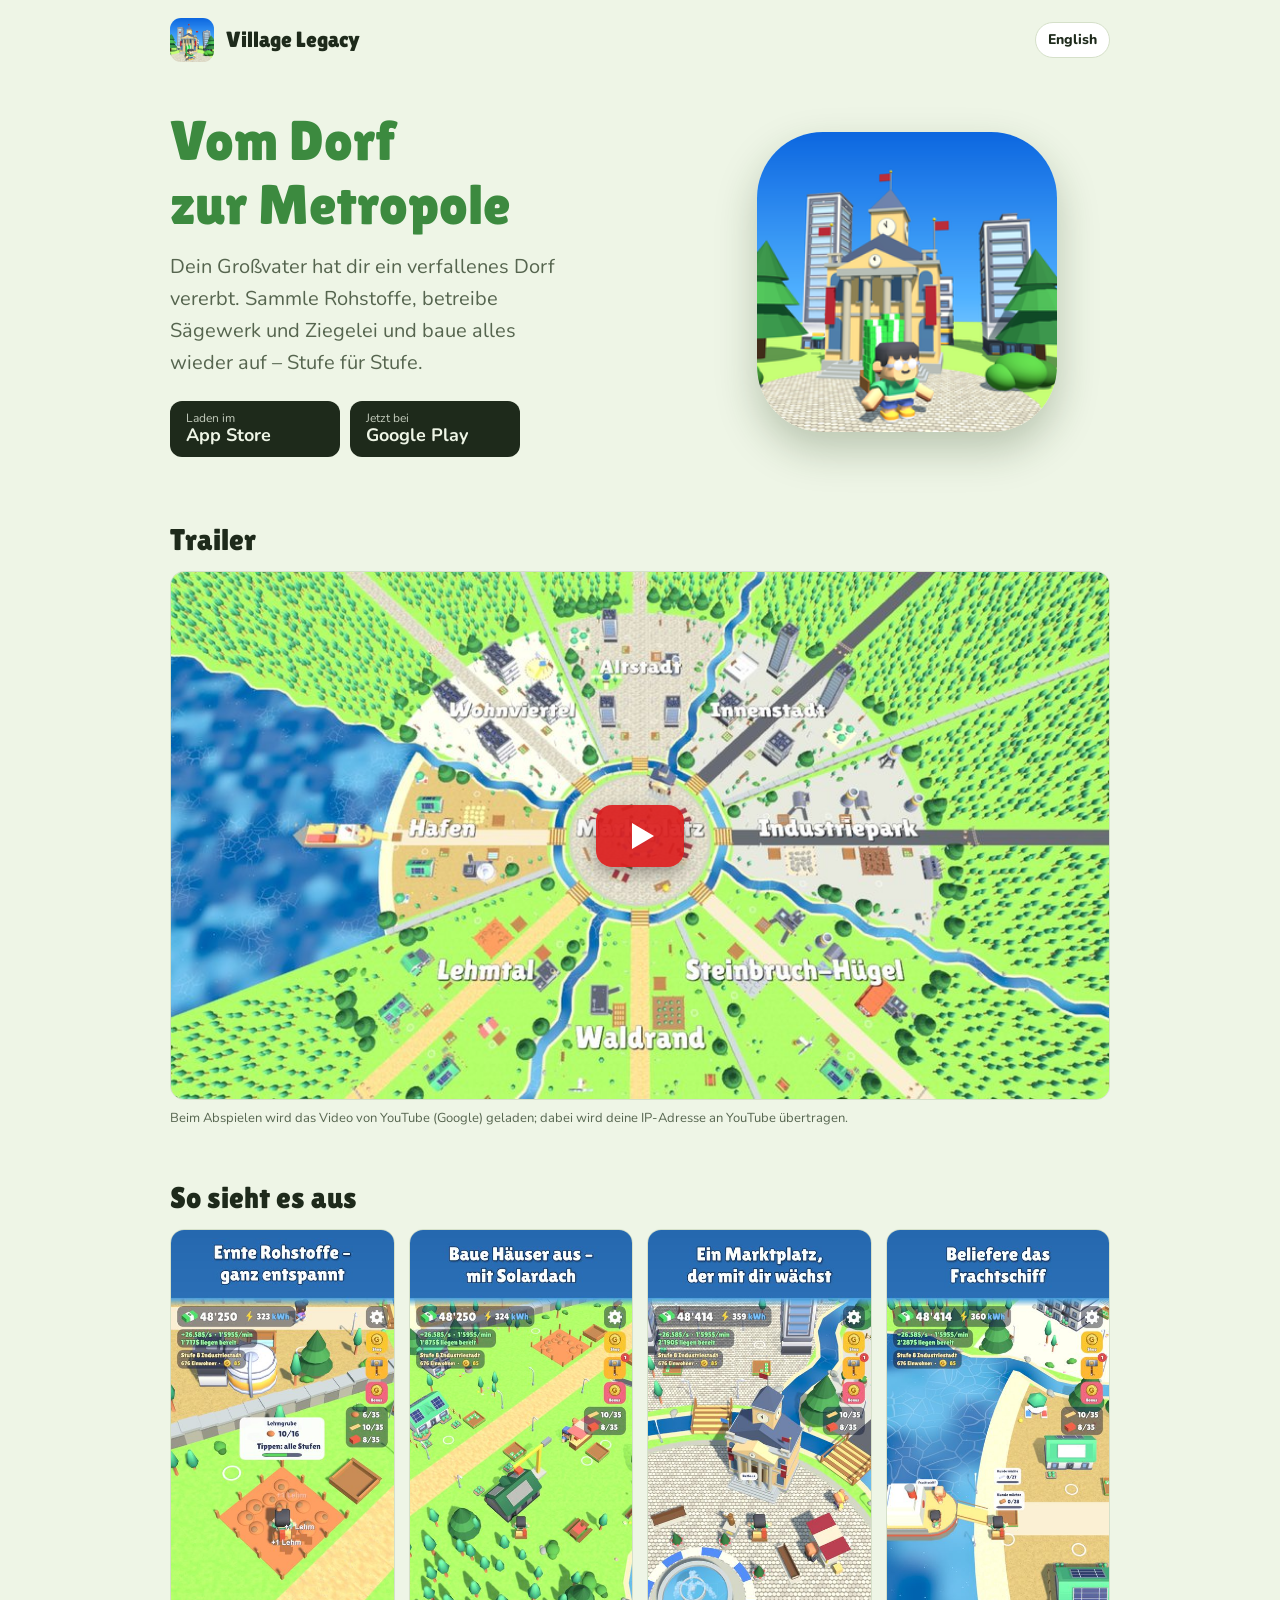
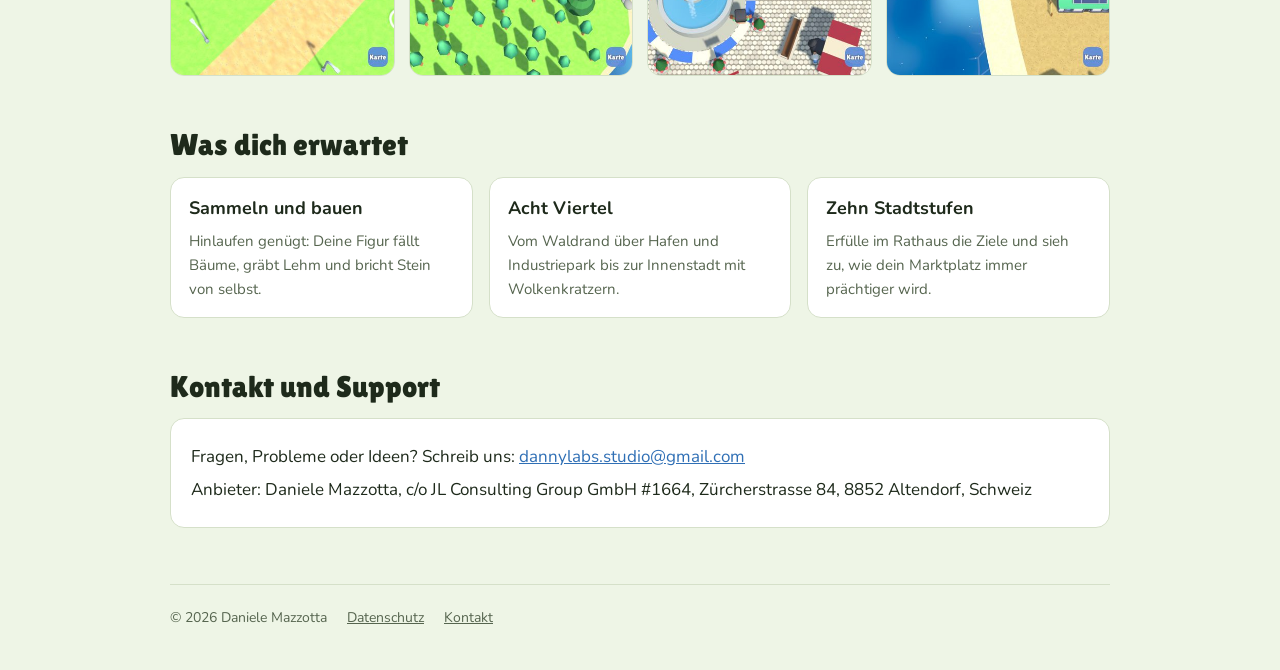
<file: index.html>
<!doctype html>
<html lang="de">
<head>
<meta charset="utf-8">
<meta name="viewport" content="width=device-width, initial-scale=1">
<title>Village Legacy – Vom Dorf zur Metropole</title>
<meta name="description" content="Village Legacy: Erbe das Dorf deines Großvaters und baue es Stück für Stück zur Metropole aus. Kostenloses Aufbauspiel für iPhone, iPad und Android.">
<link rel="icon" href="img/favicon.png">
<link rel="preconnect" href="https://fonts.googleapis.com">
<link rel="stylesheet" href="https://fonts.googleapis.com/css2?family=Lilita+One&family=Nunito:wght@500;700;800&display=swap">
<link rel="stylesheet" href="style.css">
</head>
<body>
<div class="wrap">
  <header class="top">
    <a class="brand" href="index.html"><img src="img/icon.png" alt=""><span>Village Legacy</span></a>
    <a class="lang" href="en.html" hreflang="en">English</a>
  </header>

  <div class="hero">
    <div>
      <h1>Vom Dorf zur Metropole</h1>
      <p class="lead">Dein Großvater hat dir ein verfallenes Dorf vererbt. Sammle Rohstoffe, betreibe Sägewerk und Ziegelei und baue alles wieder auf – Stufe für Stufe.</p>
      <div class="badges">
        <a class="badge" href="https://apps.apple.com/app/id6822906411"><small>Laden im</small><b>App Store</b></a>
        <a class="badge" href="https://play.google.com/store/apps/details?id=com.mazzotta.villagelegacy"><small>Jetzt bei</small><b>Google Play</b></a>
      </div>
    </div>
    <img class="icon" src="img/icon.png" alt="App-Symbol von Village Legacy">
  </div>

  <section>
    <h2>Trailer</h2>
    <button class="video" type="button" data-id="LHct84eJ4WQ" aria-label="Trailer abspielen">
      <img src="img/de_trailer.jpg" alt="" loading="lazy" width="960" height="540">
      <span class="play" aria-hidden="true"></span>
    </button>
    <p class="note">Beim Abspielen wird das Video von YouTube (Google) geladen; dabei wird deine IP-Adresse an YouTube übertragen.</p>
  </section>

  <section>
    <h2>So sieht es aus</h2>
    <div class="shots">
      <img src="img/de_01_ernte.jpg" alt="Rohstoffe ernten" loading="lazy" width="432" height="864">
      <img src="img/de_03_solarhaus.jpg" alt="Häuser mit Solardach ausbauen" loading="lazy" width="432" height="864">
      <img src="img/de_06_marktplatz.jpg" alt="Marktplatz mit Rathaus" loading="lazy" width="432" height="864">
      <img src="img/de_07_hafen.jpg" alt="Hafen mit Frachtschiff" loading="lazy" width="432" height="864">
    </div>
  </section>

  <section>
    <h2>Was dich erwartet</h2>
    <div class="features">
      <div class="feature"><h3>Sammeln und bauen</h3><p>Hinlaufen genügt: Deine Figur fällt Bäume, gräbt Lehm und bricht Stein von selbst.</p></div>
      <div class="feature"><h3>Acht Viertel</h3><p>Vom Waldrand über Hafen und Industriepark bis zur Innenstadt mit Wolkenkratzern.</p></div>
      <div class="feature"><h3>Zehn Stadtstufen</h3><p>Erfülle im Rathaus die Ziele und sieh zu, wie dein Marktplatz immer prächtiger wird.</p></div>
    </div>
  </section>

  <section id="kontakt">
    <h2>Kontakt und Support</h2>
    <div class="contact">
      <p>Fragen, Probleme oder Ideen? Schreib uns: <a href="mailto:dannylabs.studio@gmail.com">dannylabs.studio@gmail.com</a></p>
      <p>Anbieter: Daniele Mazzotta, c/o JL Consulting Group GmbH #1664, Zürcherstrasse 84, 8852 Altendorf, Schweiz</p>
    </div>
  </section>

  <footer>
    <span>© 2026 Daniele Mazzotta</span>
    <a href="datenschutz.html">Datenschutz</a>
    <a href="#kontakt">Kontakt</a>
  </footer>
</div>
<script>
document.querySelectorAll("button.video").forEach(function (b) {
  b.addEventListener("click", function () {
    var f = document.createElement("iframe");
    f.src = "https://www.youtube-nocookie.com/embed/" + b.dataset.id + "?autoplay=1&rel=0";
    f.title = "Village Legacy Trailer"; f.allow = "autoplay; encrypted-media; picture-in-picture"; f.allowFullscreen = true;
    b.replaceWith(f);
  });
});
</script>
</body>
</html>
</file>
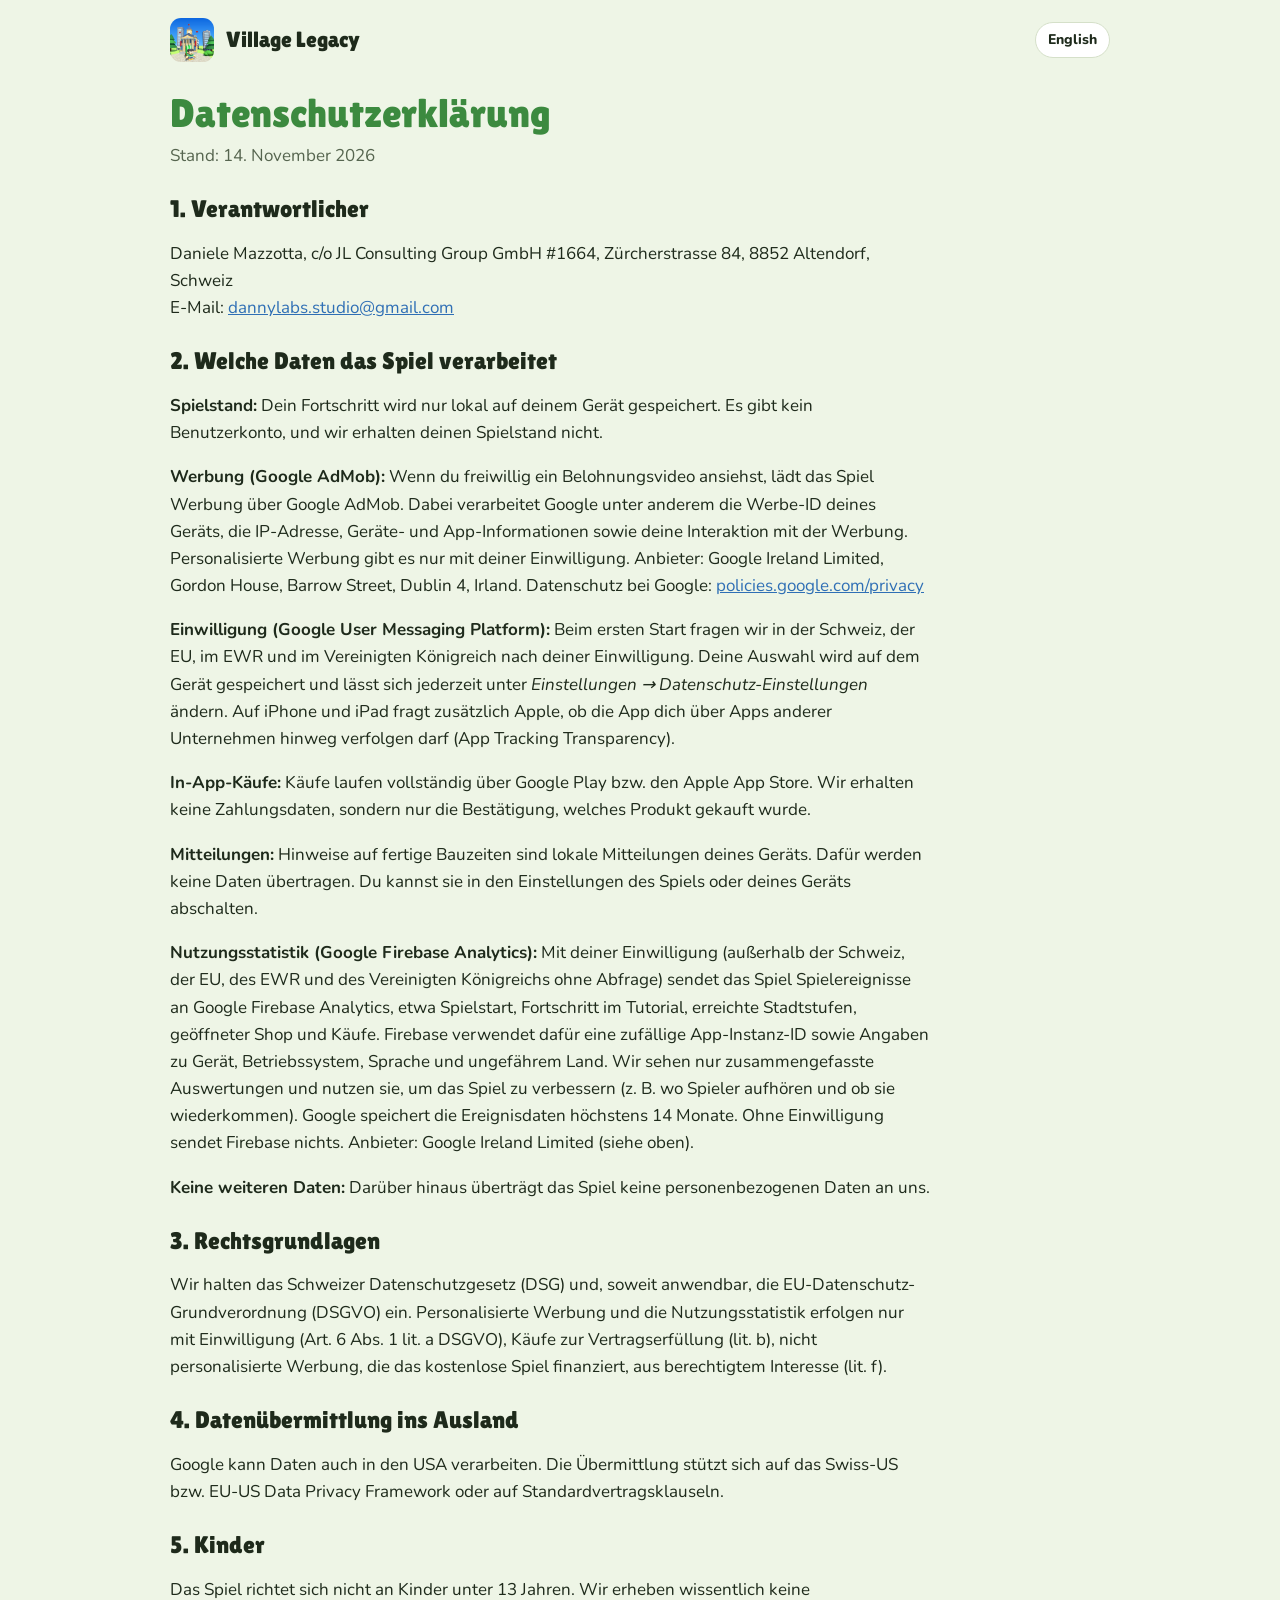
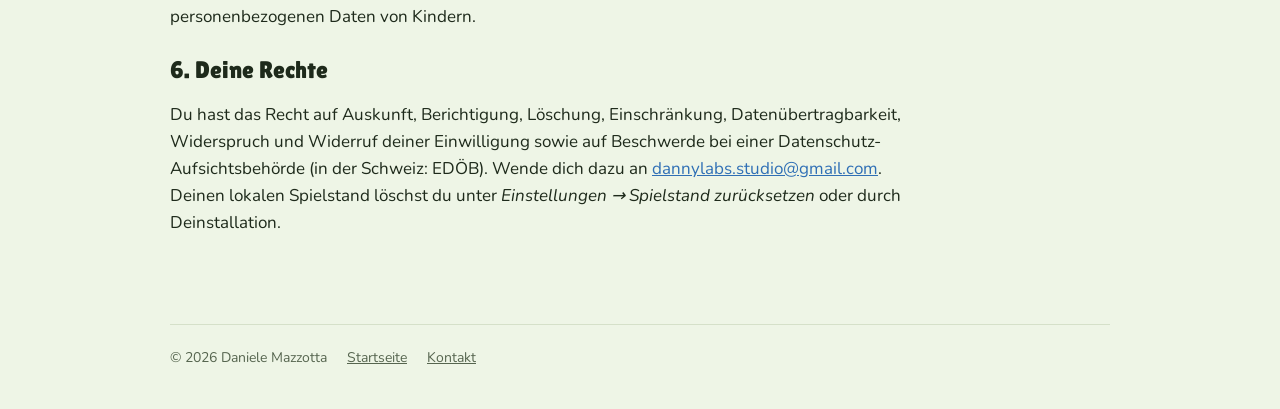
<file: datenschutz.html>
<!doctype html>
<html lang="de">
<head>
<meta charset="utf-8">
<meta name="viewport" content="width=device-width, initial-scale=1">
<title>Datenschutzerklärung – Village Legacy</title>
<link rel="icon" href="img/favicon.png">
<link rel="preconnect" href="https://fonts.googleapis.com">
<link rel="stylesheet" href="https://fonts.googleapis.com/css2?family=Lilita+One&family=Nunito:wght@500;700;800&display=swap">
<link rel="stylesheet" href="style.css">
</head>
<body>
<div class="wrap">
  <header class="top">
    <a class="brand" href="index.html"><img src="img/icon.png" alt=""><span>Village Legacy</span></a>
    <a class="lang" href="privacy.html" hreflang="en">English</a>
  </header>
  <main class="doc">
    <h1>Datenschutzerklärung</h1>
    <p class="date">Stand: 14. November 2026</p>

    <h2>1. Verantwortlicher</h2>
    <p>Daniele Mazzotta, c/o JL Consulting Group GmbH #1664, Zürcherstrasse 84, 8852 Altendorf, Schweiz<br>E-Mail: <a href="mailto:dannylabs.studio@gmail.com">dannylabs.studio@gmail.com</a></p>

    <h2>2. Welche Daten das Spiel verarbeitet</h2>
    <p><b>Spielstand:</b> Dein Fortschritt wird nur lokal auf deinem Gerät gespeichert. Es gibt kein Benutzerkonto, und wir erhalten deinen Spielstand nicht.</p>
    <p><b>Werbung (Google AdMob):</b> Wenn du freiwillig ein Belohnungsvideo ansiehst, lädt das Spiel Werbung über Google AdMob. Dabei verarbeitet Google unter anderem die Werbe-ID deines Geräts, die IP-Adresse, Geräte- und App-Informationen sowie deine Interaktion mit der Werbung. Personalisierte Werbung gibt es nur mit deiner Einwilligung. Anbieter: Google Ireland Limited, Gordon House, Barrow Street, Dublin 4, Irland. Datenschutz bei Google: <a href="https://policies.google.com/privacy">policies.google.com/privacy</a></p>
    <p><b>Einwilligung (Google User Messaging Platform):</b> Beim ersten Start fragen wir in der Schweiz, der EU, im EWR und im Vereinigten Königreich nach deiner Einwilligung. Deine Auswahl wird auf dem Gerät gespeichert und lässt sich jederzeit unter <i>Einstellungen → Datenschutz-Einstellungen</i> ändern. Auf iPhone und iPad fragt zusätzlich Apple, ob die App dich über Apps anderer Unternehmen hinweg verfolgen darf (App Tracking Transparency).</p>
    <p><b>In-App-Käufe:</b> Käufe laufen vollständig über Google Play bzw. den Apple App Store. Wir erhalten keine Zahlungsdaten, sondern nur die Bestätigung, welches Produkt gekauft wurde.</p>
    <p><b>Mitteilungen:</b> Hinweise auf fertige Bauzeiten sind lokale Mitteilungen deines Geräts. Dafür werden keine Daten übertragen. Du kannst sie in den Einstellungen des Spiels oder deines Geräts abschalten.</p>
    <p><b>Nutzungsstatistik (Google Firebase Analytics):</b> Mit deiner Einwilligung (außerhalb der Schweiz, der EU, des EWR und des Vereinigten Königreichs ohne Abfrage) sendet das Spiel Spielereignisse an Google Firebase Analytics, etwa Spielstart, Fortschritt im Tutorial, erreichte Stadtstufen, geöffneter Shop und Käufe. Firebase verwendet dafür eine zufällige App-Instanz-ID sowie Angaben zu Gerät, Betriebssystem, Sprache und ungefährem Land. Wir sehen nur zusammengefasste Auswertungen und nutzen sie, um das Spiel zu verbessern (z. B. wo Spieler aufhören und ob sie wiederkommen). Google speichert die Ereignisdaten höchstens 14 Monate. Ohne Einwilligung sendet Firebase nichts. Anbieter: Google Ireland Limited (siehe oben).</p>
    <p><b>Keine weiteren Daten:</b> Darüber hinaus überträgt das Spiel keine personenbezogenen Daten an uns.</p>

    <h2>3. Rechtsgrundlagen</h2>
    <p>Wir halten das Schweizer Datenschutzgesetz (DSG) und, soweit anwendbar, die EU-Datenschutz-Grundverordnung (DSGVO) ein. Personalisierte Werbung und die Nutzungsstatistik erfolgen nur mit Einwilligung (Art. 6 Abs. 1 lit. a DSGVO), Käufe zur Vertragserfüllung (lit. b), nicht personalisierte Werbung, die das kostenlose Spiel finanziert, aus berechtigtem Interesse (lit. f).</p>

    <h2>4. Datenübermittlung ins Ausland</h2>
    <p>Google kann Daten auch in den USA verarbeiten. Die Übermittlung stützt sich auf das Swiss-US bzw. EU-US Data Privacy Framework oder auf Standardvertragsklauseln.</p>

    <h2>5. Kinder</h2>
    <p>Das Spiel richtet sich nicht an Kinder unter 13 Jahren. Wir erheben wissentlich keine personenbezogenen Daten von Kindern.</p>

    <h2>6. Deine Rechte</h2>
    <p>Du hast das Recht auf Auskunft, Berichtigung, Löschung, Einschränkung, Datenübertragbarkeit, Widerspruch und Widerruf deiner Einwilligung sowie auf Beschwerde bei einer Datenschutz-Aufsichtsbehörde (in der Schweiz: EDÖB). Wende dich dazu an <a href="mailto:dannylabs.studio@gmail.com">dannylabs.studio@gmail.com</a>. Deinen lokalen Spielstand löschst du unter <i>Einstellungen → Spielstand zurücksetzen</i> oder durch Deinstallation.</p>
  </main>
  <footer>
    <span>© 2026 Daniele Mazzotta</span>
    <a href="index.html">Startseite</a>
    <a href="index.html#kontakt">Kontakt</a>
  </footer>
</div>
</body>
</html>
</file>
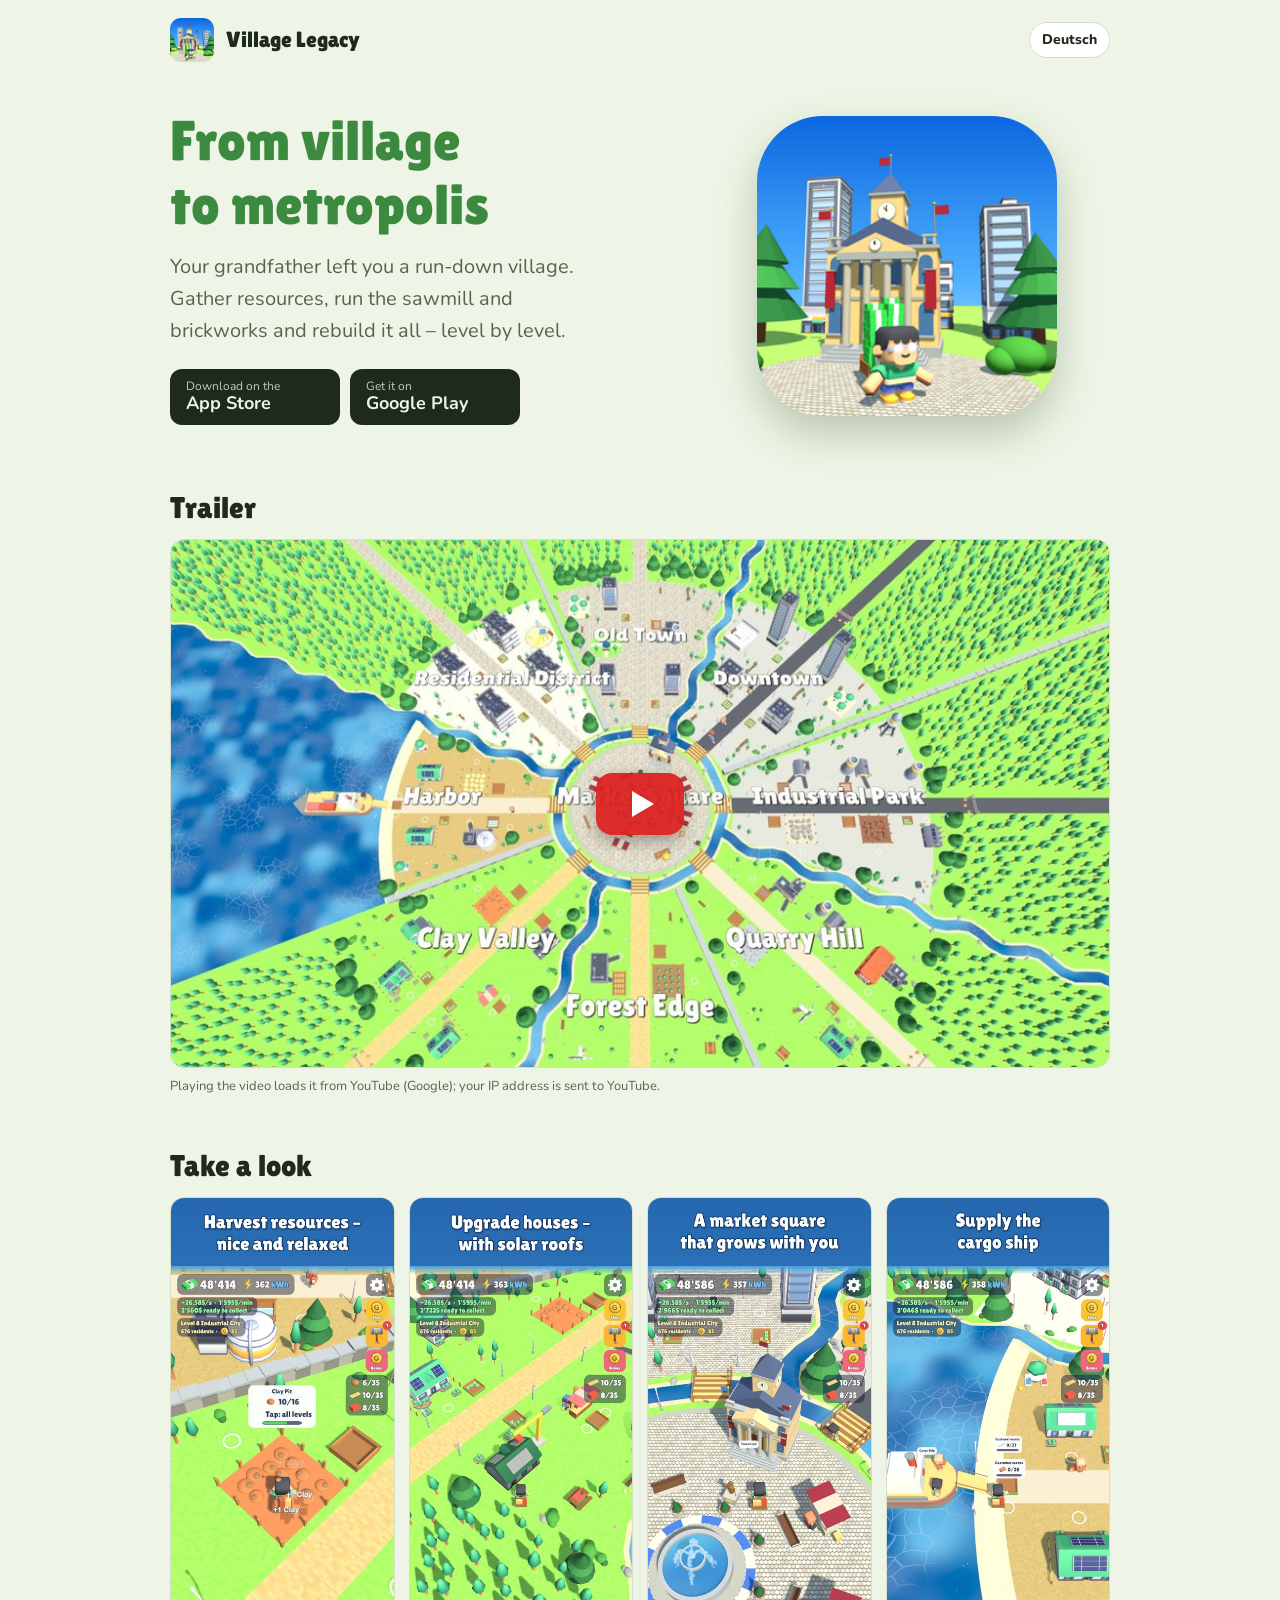
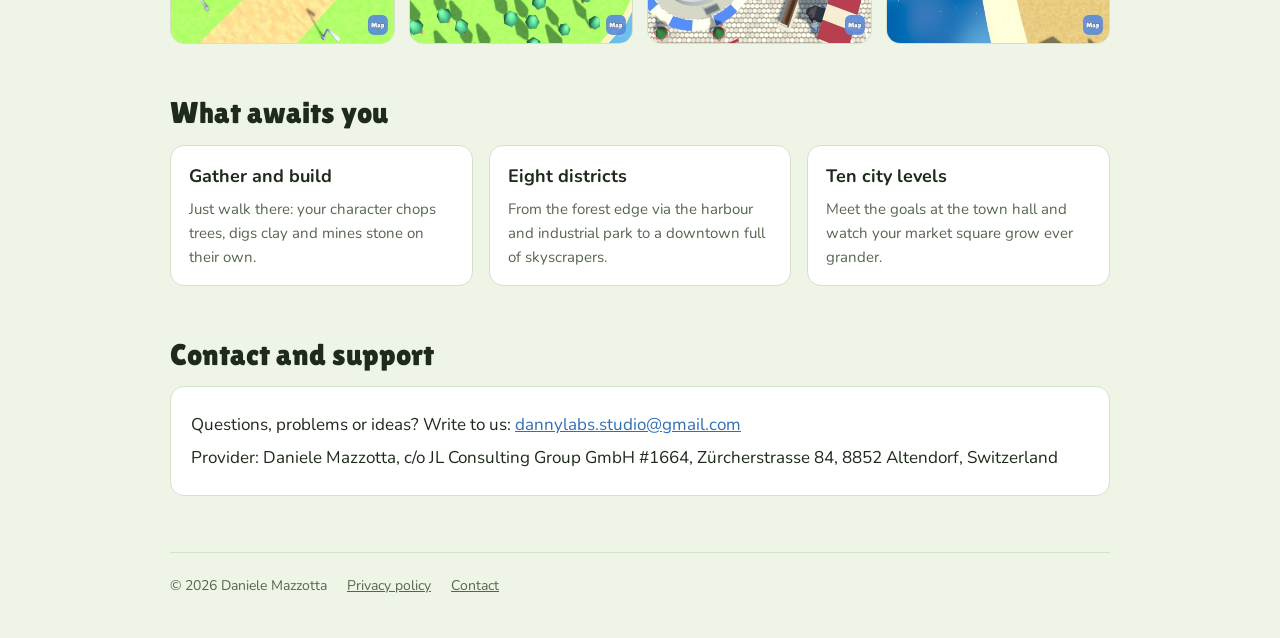
<file: en.html>
<!doctype html>
<html lang="en">
<head>
<meta charset="utf-8">
<meta name="viewport" content="width=device-width, initial-scale=1">
<title>Village Legacy – From village to metropolis</title>
<meta name="description" content="Village Legacy: inherit your grandfather's village and rebuild it step by step into a metropolis. Free town-building game for iPhone, iPad and Android.">
<link rel="icon" href="img/favicon.png">
<link rel="preconnect" href="https://fonts.googleapis.com">
<link rel="stylesheet" href="https://fonts.googleapis.com/css2?family=Lilita+One&family=Nunito:wght@500;700;800&display=swap">
<link rel="stylesheet" href="style.css">
</head>
<body>
<div class="wrap">
  <header class="top">
    <a class="brand" href="en.html"><img src="img/icon.png" alt=""><span>Village Legacy</span></a>
    <a class="lang" href="index.html" hreflang="de">Deutsch</a>
  </header>

  <div class="hero">
    <div>
      <h1>From village to metropolis</h1>
      <p class="lead">Your grandfather left you a run-down village. Gather resources, run the sawmill and brickworks and rebuild it all – level by level.</p>
      <div class="badges">
        <a class="badge" href="https://apps.apple.com/app/id6822906411"><small>Download on the</small><b>App Store</b></a>
        <a class="badge" href="https://play.google.com/store/apps/details?id=com.mazzotta.villagelegacy"><small>Get it on</small><b>Google Play</b></a>
      </div>
    </div>
    <img class="icon" src="img/icon.png" alt="Village Legacy app icon">
  </div>

  <section>
    <h2>Trailer</h2>
    <button class="video" type="button" data-id="MV7cGXL5I3I" aria-label="Play trailer">
      <img src="img/en_trailer.jpg" alt="" loading="lazy" width="960" height="540">
      <span class="play" aria-hidden="true"></span>
    </button>
    <p class="note">Playing the video loads it from YouTube (Google); your IP address is sent to YouTube.</p>
  </section>

  <section>
    <h2>Take a look</h2>
    <div class="shots">
      <img src="img/en_01_ernte.jpg" alt="Harvest resources" loading="lazy" width="432" height="864">
      <img src="img/en_03_solarhaus.jpg" alt="Upgrade houses with solar roofs" loading="lazy" width="432" height="864">
      <img src="img/en_06_marktplatz.jpg" alt="Market square with town hall" loading="lazy" width="432" height="864">
      <img src="img/en_07_hafen.jpg" alt="Harbour with cargo ship" loading="lazy" width="432" height="864">
    </div>
  </section>

  <section>
    <h2>What awaits you</h2>
    <div class="features">
      <div class="feature"><h3>Gather and build</h3><p>Just walk there: your character chops trees, digs clay and mines stone on their own.</p></div>
      <div class="feature"><h3>Eight districts</h3><p>From the forest edge via the harbour and industrial park to a downtown full of skyscrapers.</p></div>
      <div class="feature"><h3>Ten city levels</h3><p>Meet the goals at the town hall and watch your market square grow ever grander.</p></div>
    </div>
  </section>

  <section id="contact">
    <h2>Contact and support</h2>
    <div class="contact">
      <p>Questions, problems or ideas? Write to us: <a href="mailto:dannylabs.studio@gmail.com">dannylabs.studio@gmail.com</a></p>
      <p>Provider: Daniele Mazzotta, c/o JL Consulting Group GmbH #1664, Zürcherstrasse 84, 8852 Altendorf, Switzerland</p>
    </div>
  </section>

  <footer>
    <span>© 2026 Daniele Mazzotta</span>
    <a href="privacy.html">Privacy policy</a>
    <a href="#contact">Contact</a>
  </footer>
</div>
<script>
document.querySelectorAll("button.video").forEach(function (b) {
  b.addEventListener("click", function () {
    var f = document.createElement("iframe");
    f.src = "https://www.youtube-nocookie.com/embed/" + b.dataset.id + "?autoplay=1&rel=0";
    f.title = "Village Legacy Trailer"; f.allow = "autoplay; encrypted-media; picture-in-picture"; f.allowFullscreen = true;
    b.replaceWith(f);
  });
});
</script>
</body>
</html>
</file>
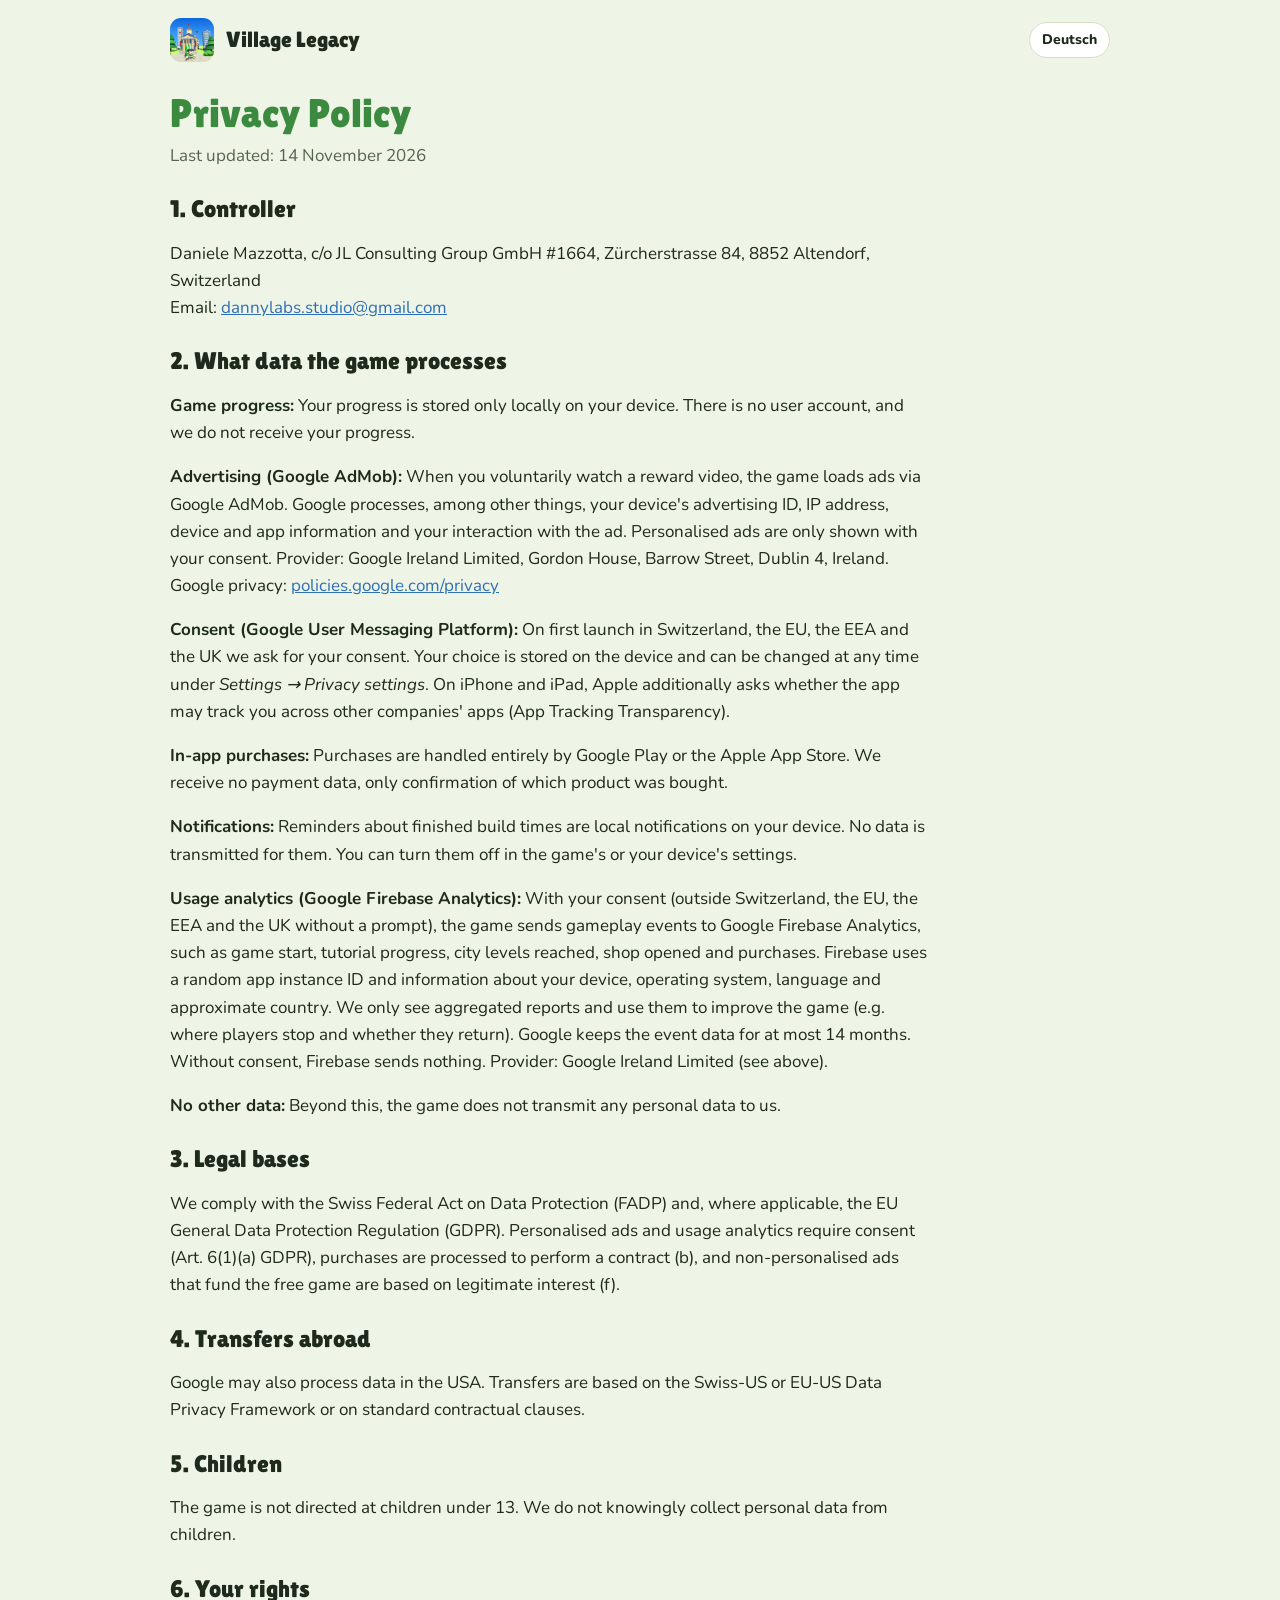
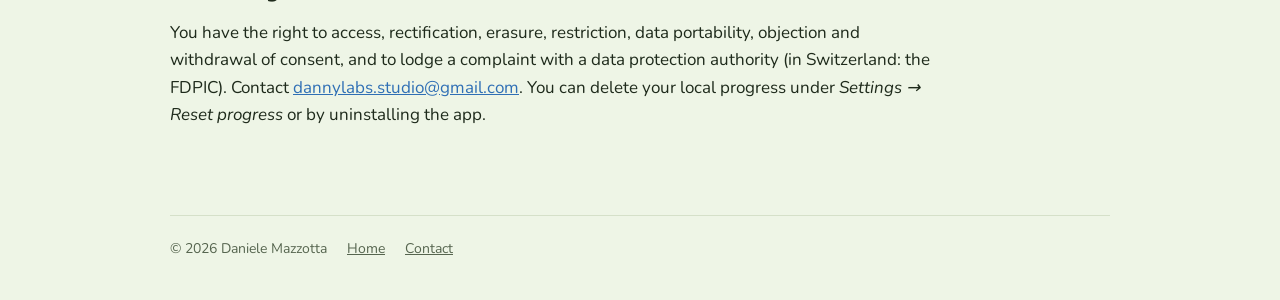
<file: privacy.html>
<!doctype html>
<html lang="en">
<head>
<meta charset="utf-8">
<meta name="viewport" content="width=device-width, initial-scale=1">
<title>Privacy Policy – Village Legacy</title>
<link rel="icon" href="img/favicon.png">
<link rel="preconnect" href="https://fonts.googleapis.com">
<link rel="stylesheet" href="https://fonts.googleapis.com/css2?family=Lilita+One&family=Nunito:wght@500;700;800&display=swap">
<link rel="stylesheet" href="style.css">
</head>
<body>
<div class="wrap">
  <header class="top">
    <a class="brand" href="en.html"><img src="img/icon.png" alt=""><span>Village Legacy</span></a>
    <a class="lang" href="datenschutz.html" hreflang="de">Deutsch</a>
  </header>
  <main class="doc">
    <h1>Privacy Policy</h1>
    <p class="date">Last updated: 14 November 2026</p>

    <h2>1. Controller</h2>
    <p>Daniele Mazzotta, c/o JL Consulting Group GmbH #1664, Zürcherstrasse 84, 8852 Altendorf, Switzerland<br>Email: <a href="mailto:dannylabs.studio@gmail.com">dannylabs.studio@gmail.com</a></p>

    <h2>2. What data the game processes</h2>
    <p><b>Game progress:</b> Your progress is stored only locally on your device. There is no user account, and we do not receive your progress.</p>
    <p><b>Advertising (Google AdMob):</b> When you voluntarily watch a reward video, the game loads ads via Google AdMob. Google processes, among other things, your device's advertising ID, IP address, device and app information and your interaction with the ad. Personalised ads are only shown with your consent. Provider: Google Ireland Limited, Gordon House, Barrow Street, Dublin 4, Ireland. Google privacy: <a href="https://policies.google.com/privacy">policies.google.com/privacy</a></p>
    <p><b>Consent (Google User Messaging Platform):</b> On first launch in Switzerland, the EU, the EEA and the UK we ask for your consent. Your choice is stored on the device and can be changed at any time under <i>Settings → Privacy settings</i>. On iPhone and iPad, Apple additionally asks whether the app may track you across other companies' apps (App Tracking Transparency).</p>
    <p><b>In-app purchases:</b> Purchases are handled entirely by Google Play or the Apple App Store. We receive no payment data, only confirmation of which product was bought.</p>
    <p><b>Notifications:</b> Reminders about finished build times are local notifications on your device. No data is transmitted for them. You can turn them off in the game's or your device's settings.</p>
    <p><b>Usage analytics (Google Firebase Analytics):</b> With your consent (outside Switzerland, the EU, the EEA and the UK without a prompt), the game sends gameplay events to Google Firebase Analytics, such as game start, tutorial progress, city levels reached, shop opened and purchases. Firebase uses a random app instance ID and information about your device, operating system, language and approximate country. We only see aggregated reports and use them to improve the game (e.g. where players stop and whether they return). Google keeps the event data for at most 14 months. Without consent, Firebase sends nothing. Provider: Google Ireland Limited (see above).</p>
    <p><b>No other data:</b> Beyond this, the game does not transmit any personal data to us.</p>

    <h2>3. Legal bases</h2>
    <p>We comply with the Swiss Federal Act on Data Protection (FADP) and, where applicable, the EU General Data Protection Regulation (GDPR). Personalised ads and usage analytics require consent (Art. 6(1)(a) GDPR), purchases are processed to perform a contract (b), and non-personalised ads that fund the free game are based on legitimate interest (f).</p>

    <h2>4. Transfers abroad</h2>
    <p>Google may also process data in the USA. Transfers are based on the Swiss-US or EU-US Data Privacy Framework or on standard contractual clauses.</p>

    <h2>5. Children</h2>
    <p>The game is not directed at children under 13. We do not knowingly collect personal data from children.</p>

    <h2>6. Your rights</h2>
    <p>You have the right to access, rectification, erasure, restriction, data portability, objection and withdrawal of consent, and to lodge a complaint with a data protection authority (in Switzerland: the FDPIC). Contact <a href="mailto:dannylabs.studio@gmail.com">dannylabs.studio@gmail.com</a>. You can delete your local progress under <i>Settings → Reset progress</i> or by uninstalling the app.</p>
  </main>
  <footer>
    <span>© 2026 Daniele Mazzotta</span>
    <a href="en.html">Home</a>
    <a href="en.html#contact">Contact</a>
  </footer>
</div>
</body>
</html>
</file>
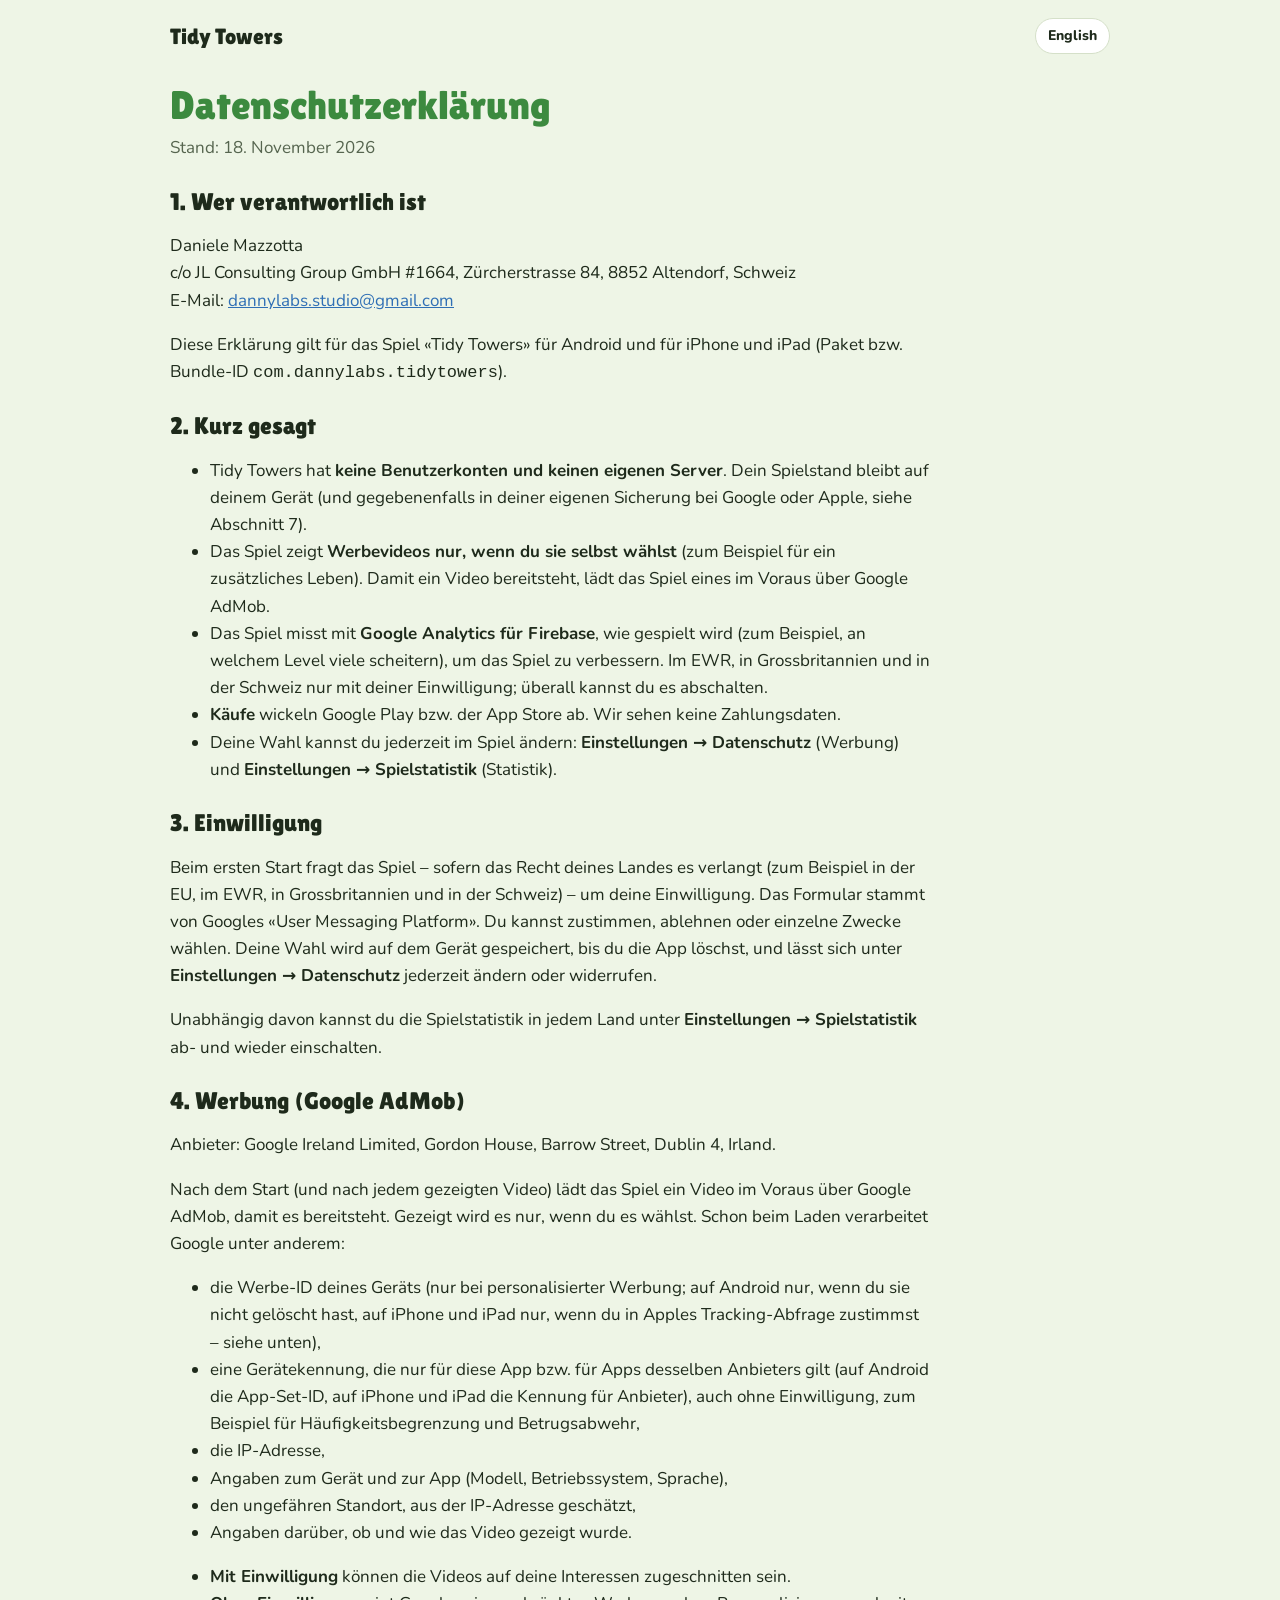
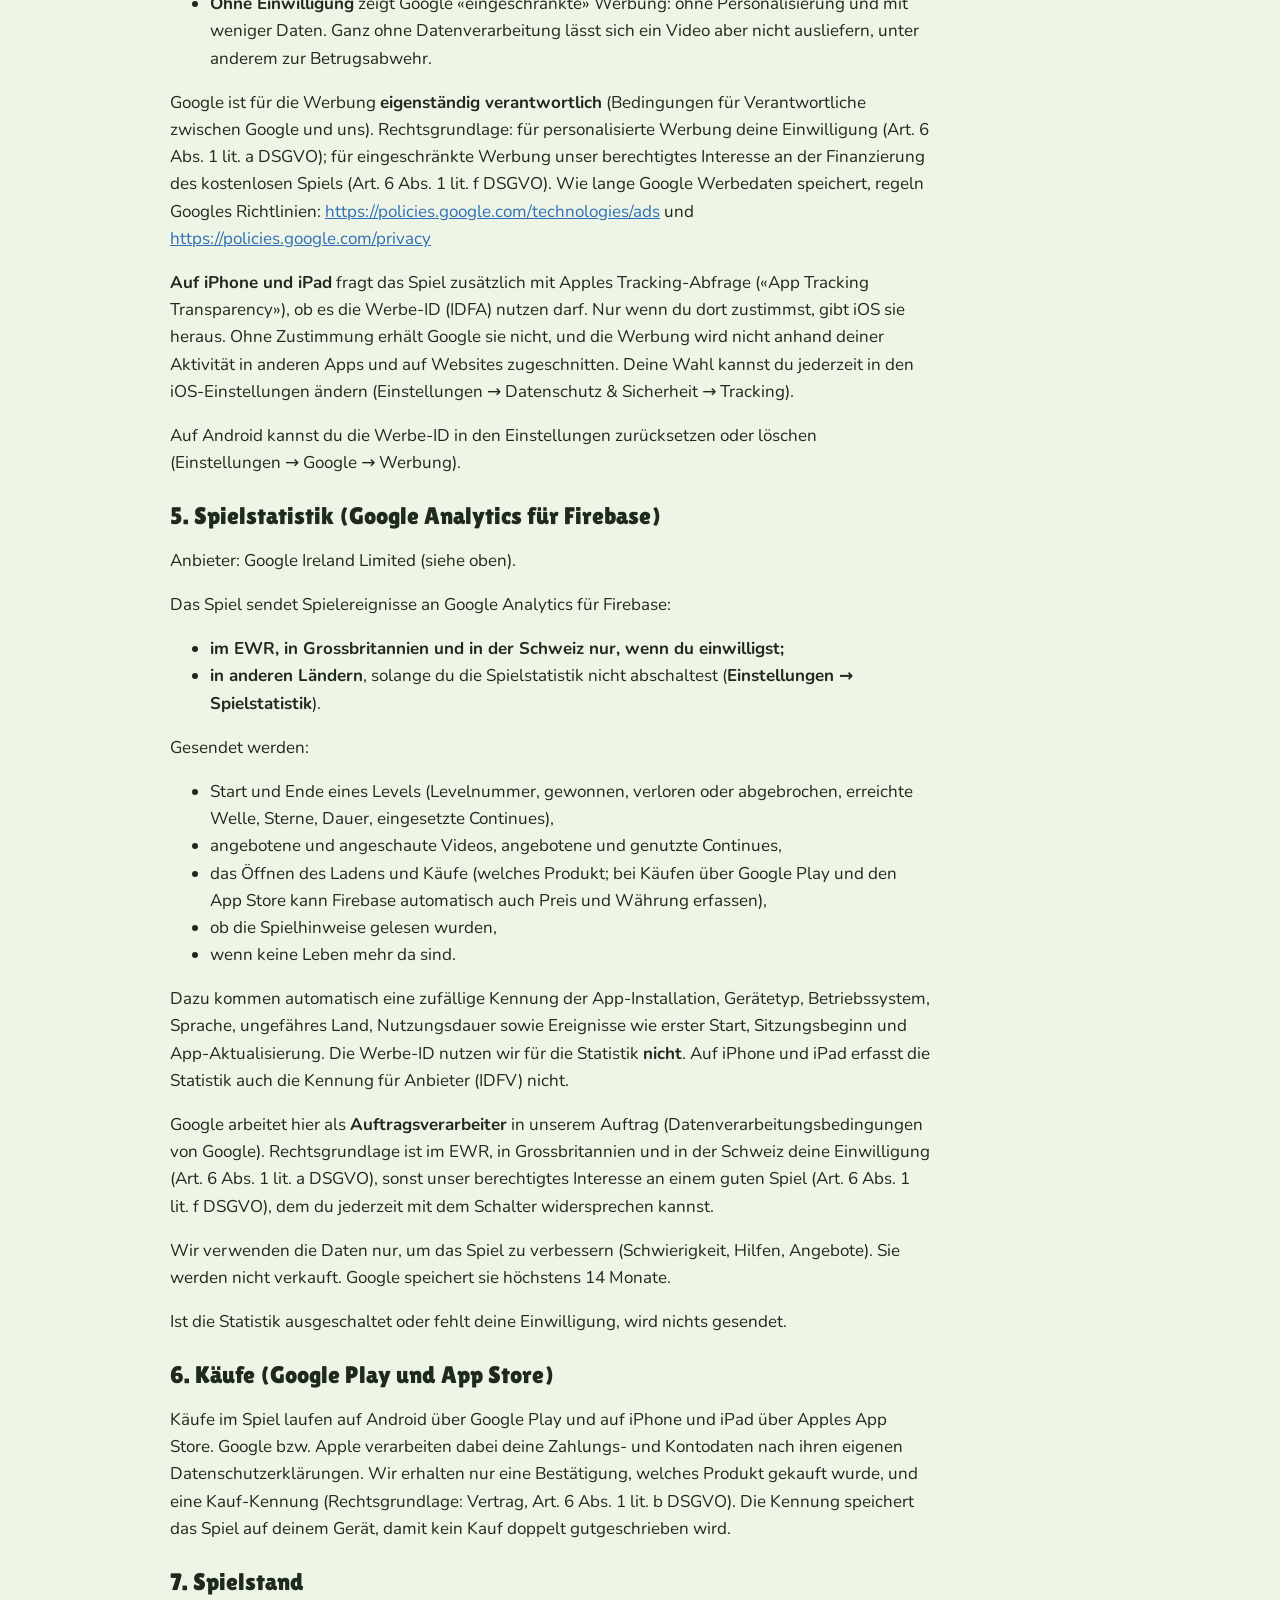
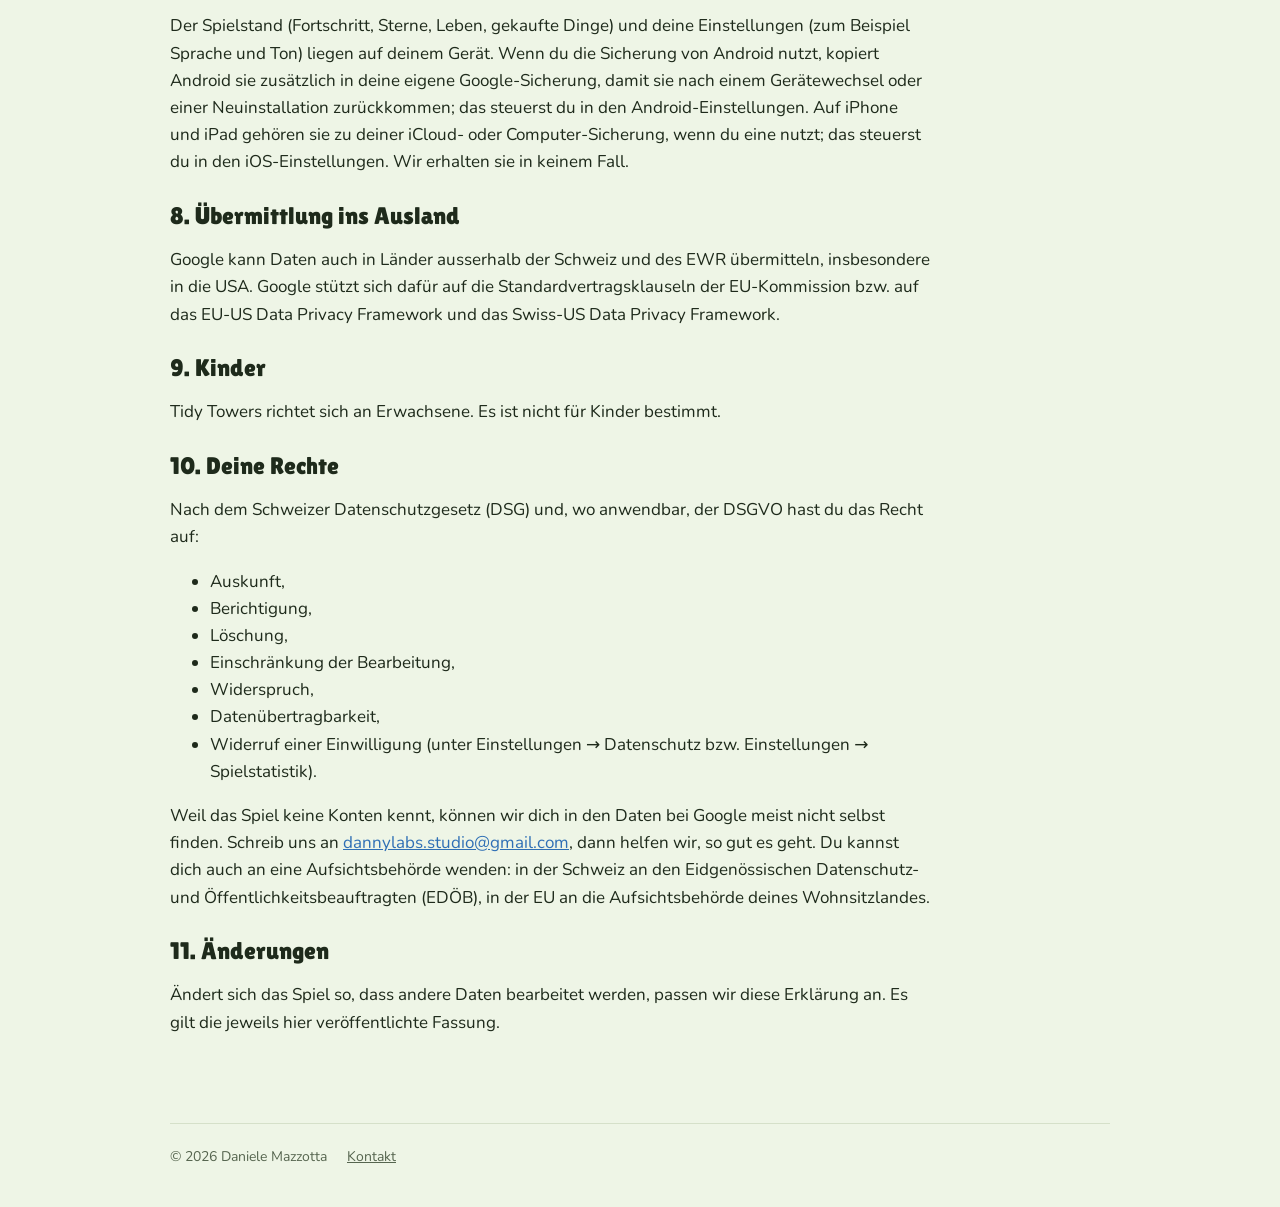
<file: tidy-towers/datenschutz.html>
<!doctype html>
<html lang="de">
<head>
<meta charset="utf-8">
<meta name="viewport" content="width=device-width, initial-scale=1">
<title>Datenschutzerklärung – Tidy Towers</title>
<link rel="preconnect" href="https://fonts.googleapis.com">
<link rel="stylesheet" href="https://fonts.googleapis.com/css2?family=Lilita+One&family=Nunito:wght@500;700;800&display=swap">
<link rel="stylesheet" href="../style.css">
</head>
<body>
<div class="wrap">
  <header class="top">
    <a class="brand" href="datenschutz.html"><span>Tidy Towers</span></a>
    <a class="lang" href="privacy.html" hreflang="en">English</a>
  </header>
  <main class="doc">
    <h1>Datenschutzerklärung</h1>
    <p class="date">Stand: 18. November 2026</p>

    <h2>1. Wer verantwortlich ist</h2>
    <p>Daniele Mazzotta<br>c/o JL Consulting Group GmbH #1664, Zürcherstrasse 84, 8852 Altendorf, Schweiz<br>E-Mail: <a href="mailto:dannylabs.studio@gmail.com">dannylabs.studio@gmail.com</a></p>
    <p>Diese Erklärung gilt für das Spiel «Tidy Towers» für Android und für iPhone und iPad (Paket bzw. Bundle-ID <code>com.dannylabs.tidytowers</code>).</p>

    <h2>2. Kurz gesagt</h2>
    <ul>
      <li>Tidy Towers hat <b>keine Benutzerkonten und keinen eigenen Server</b>. Dein Spielstand bleibt auf deinem Gerät (und gegebenenfalls in deiner eigenen Sicherung bei Google oder Apple, siehe Abschnitt 7).</li>
      <li>Das Spiel zeigt <b>Werbevideos nur, wenn du sie selbst wählst</b> (zum Beispiel für ein zusätzliches Leben). Damit ein Video bereitsteht, lädt das Spiel eines im Voraus über Google AdMob.</li>
      <li>Das Spiel misst mit <b>Google Analytics für Firebase</b>, wie gespielt wird (zum Beispiel, an welchem Level viele scheitern), um das Spiel zu verbessern. Im EWR, in Grossbritannien und in der Schweiz nur mit deiner Einwilligung; überall kannst du es abschalten.</li>
      <li><b>Käufe</b> wickeln Google Play bzw. der App Store ab. Wir sehen keine Zahlungsdaten.</li>
      <li>Deine Wahl kannst du jederzeit im Spiel ändern: <b>Einstellungen → Datenschutz</b> (Werbung) und <b>Einstellungen → Spielstatistik</b> (Statistik).</li>
    </ul>

    <h2>3. Einwilligung</h2>
    <p>Beim ersten Start fragt das Spiel – sofern das Recht deines Landes es verlangt (zum Beispiel in der EU, im EWR, in Grossbritannien und in der Schweiz) – um deine Einwilligung. Das Formular stammt von Googles «User Messaging Platform». Du kannst zustimmen, ablehnen oder einzelne Zwecke wählen. Deine Wahl wird auf dem Gerät gespeichert, bis du die App löschst, und lässt sich unter <b>Einstellungen → Datenschutz</b> jederzeit ändern oder widerrufen.</p>
    <p>Unabhängig davon kannst du die Spielstatistik in jedem Land unter <b>Einstellungen → Spielstatistik</b> ab- und wieder einschalten.</p>

    <h2>4. Werbung (Google AdMob)</h2>
    <p>Anbieter: Google Ireland Limited, Gordon House, Barrow Street, Dublin 4, Irland.</p>
    <p>Nach dem Start (und nach jedem gezeigten Video) lädt das Spiel ein Video im Voraus über Google AdMob, damit es bereitsteht. Gezeigt wird es nur, wenn du es wählst. Schon beim Laden verarbeitet Google unter anderem:</p>
    <ul>
      <li>die Werbe-ID deines Geräts (nur bei personalisierter Werbung; auf Android nur, wenn du sie nicht gelöscht hast, auf iPhone und iPad nur, wenn du in Apples Tracking-Abfrage zustimmst – siehe unten),</li>
      <li>eine Gerätekennung, die nur für diese App bzw. für Apps desselben Anbieters gilt (auf Android die App-Set-ID, auf iPhone und iPad die Kennung für Anbieter), auch ohne Einwilligung, zum Beispiel für Häufigkeitsbegrenzung und Betrugsabwehr,</li>
      <li>die IP-Adresse,</li>
      <li>Angaben zum Gerät und zur App (Modell, Betriebssystem, Sprache),</li>
      <li>den ungefähren Standort, aus der IP-Adresse geschätzt,</li>
      <li>Angaben darüber, ob und wie das Video gezeigt wurde.</li>
    </ul>
    <ul>
      <li><b>Mit Einwilligung</b> können die Videos auf deine Interessen zugeschnitten sein.</li>
      <li><b>Ohne Einwilligung</b> zeigt Google «eingeschränkte» Werbung: ohne Personalisierung und mit weniger Daten. Ganz ohne Datenverarbeitung lässt sich ein Video aber nicht ausliefern, unter anderem zur Betrugsabwehr.</li>
    </ul>
    <p>Google ist für die Werbung <b>eigenständig verantwortlich</b> (Bedingungen für Verantwortliche zwischen Google und uns). Rechtsgrundlage: für personalisierte Werbung deine Einwilligung (Art. 6 Abs. 1 lit. a DSGVO); für eingeschränkte Werbung unser berechtigtes Interesse an der Finanzierung des kostenlosen Spiels (Art. 6 Abs. 1 lit. f DSGVO). Wie lange Google Werbedaten speichert, regeln Googles Richtlinien: <a href="https://policies.google.com/technologies/ads">https://policies.google.com/technologies/ads</a> und <a href="https://policies.google.com/privacy">https://policies.google.com/privacy</a></p>
    <p><b>Auf iPhone und iPad</b> fragt das Spiel zusätzlich mit Apples Tracking-Abfrage («App Tracking Transparency»), ob es die Werbe-ID (IDFA) nutzen darf. Nur wenn du dort zustimmst, gibt iOS sie heraus. Ohne Zustimmung erhält Google sie nicht, und die Werbung wird nicht anhand deiner Aktivität in anderen Apps und auf Websites zugeschnitten. Deine Wahl kannst du jederzeit in den iOS-Einstellungen ändern (Einstellungen → Datenschutz &amp; Sicherheit → Tracking).</p>
    <p>Auf Android kannst du die Werbe-ID in den Einstellungen zurücksetzen oder löschen (Einstellungen → Google → Werbung).</p>

    <h2>5. Spielstatistik (Google Analytics für Firebase)</h2>
    <p>Anbieter: Google Ireland Limited (siehe oben).</p>
    <p>Das Spiel sendet Spielereignisse an Google Analytics für Firebase:</p>
    <ul>
      <li><b>im EWR, in Grossbritannien und in der Schweiz nur, wenn du einwilligst;</b></li>
      <li><b>in anderen Ländern</b>, solange du die Spielstatistik nicht abschaltest (<b>Einstellungen → Spielstatistik</b>).</li>
    </ul>
    <p>Gesendet werden:</p>
    <ul>
      <li>Start und Ende eines Levels (Levelnummer, gewonnen, verloren oder abgebrochen, erreichte Welle, Sterne, Dauer, eingesetzte Continues),</li>
      <li>angebotene und angeschaute Videos, angebotene und genutzte Continues,</li>
      <li>das Öffnen des Ladens und Käufe (welches Produkt; bei Käufen über Google Play und den App Store kann Firebase automatisch auch Preis und Währung erfassen),</li>
      <li>ob die Spielhinweise gelesen wurden,</li>
      <li>wenn keine Leben mehr da sind.</li>
    </ul>
    <p>Dazu kommen automatisch eine zufällige Kennung der App-Installation, Gerätetyp, Betriebssystem, Sprache, ungefähres Land, Nutzungsdauer sowie Ereignisse wie erster Start, Sitzungsbeginn und App-Aktualisierung. Die Werbe-ID nutzen wir für die Statistik <b>nicht</b>. Auf iPhone und iPad erfasst die Statistik auch die Kennung für Anbieter (IDFV) nicht.</p>
    <p>Google arbeitet hier als <b>Auftragsverarbeiter</b> in unserem Auftrag (Datenverarbeitungsbedingungen von Google). Rechtsgrundlage ist im EWR, in Grossbritannien und in der Schweiz deine Einwilligung (Art. 6 Abs. 1 lit. a DSGVO), sonst unser berechtigtes Interesse an einem guten Spiel (Art. 6 Abs. 1 lit. f DSGVO), dem du jederzeit mit dem Schalter widersprechen kannst.</p>
    <p>Wir verwenden die Daten nur, um das Spiel zu verbessern (Schwierigkeit, Hilfen, Angebote). Sie werden nicht verkauft. Google speichert sie höchstens 14 Monate.</p>
    <p>Ist die Statistik ausgeschaltet oder fehlt deine Einwilligung, wird nichts gesendet.</p>

    <h2>6. Käufe (Google Play und App Store)</h2>
    <p>Käufe im Spiel laufen auf Android über Google Play und auf iPhone und iPad über Apples App Store. Google bzw. Apple verarbeiten dabei deine Zahlungs- und Kontodaten nach ihren eigenen Datenschutzerklärungen. Wir erhalten nur eine Bestätigung, welches Produkt gekauft wurde, und eine Kauf-Kennung (Rechtsgrundlage: Vertrag, Art. 6 Abs. 1 lit. b DSGVO). Die Kennung speichert das Spiel auf deinem Gerät, damit kein Kauf doppelt gutgeschrieben wird.</p>

    <h2>7. Spielstand</h2>
    <p>Der Spielstand (Fortschritt, Sterne, Leben, gekaufte Dinge) und deine Einstellungen (zum Beispiel Sprache und Ton) liegen auf deinem Gerät. Wenn du die Sicherung von Android nutzt, kopiert Android sie zusätzlich in deine eigene Google-Sicherung, damit sie nach einem Gerätewechsel oder einer Neuinstallation zurückkommen; das steuerst du in den Android-Einstellungen. Auf iPhone und iPad gehören sie zu deiner iCloud- oder Computer-Sicherung, wenn du eine nutzt; das steuerst du in den iOS-Einstellungen. Wir erhalten sie in keinem Fall.</p>

    <h2>8. Übermittlung ins Ausland</h2>
    <p>Google kann Daten auch in Länder ausserhalb der Schweiz und des EWR übermitteln, insbesondere in die USA. Google stützt sich dafür auf die Standardvertragsklauseln der EU-Kommission bzw. auf das EU-US Data Privacy Framework und das Swiss-US Data Privacy Framework.</p>

    <h2>9. Kinder</h2>
    <p>Tidy Towers richtet sich an Erwachsene. Es ist nicht für Kinder bestimmt.</p>

    <h2>10. Deine Rechte</h2>
    <p>Nach dem Schweizer Datenschutzgesetz (DSG) und, wo anwendbar, der DSGVO hast du das Recht auf:</p>
    <ul>
      <li>Auskunft,</li>
      <li>Berichtigung,</li>
      <li>Löschung,</li>
      <li>Einschränkung der Bearbeitung,</li>
      <li>Widerspruch,</li>
      <li>Datenübertragbarkeit,</li>
      <li>Widerruf einer Einwilligung (unter Einstellungen → Datenschutz bzw. Einstellungen → Spielstatistik).</li>
    </ul>
    <p>Weil das Spiel keine Konten kennt, können wir dich in den Daten bei Google meist nicht selbst finden. Schreib uns an <a href="mailto:dannylabs.studio@gmail.com">dannylabs.studio@gmail.com</a>, dann helfen wir, so gut es geht. Du kannst dich auch an eine Aufsichtsbehörde wenden: in der Schweiz an den Eidgenössischen Datenschutz- und Öffentlichkeitsbeauftragten (EDÖB), in der EU an die Aufsichtsbehörde deines Wohnsitzlandes.</p>

    <h2>11. Änderungen</h2>
    <p>Ändert sich das Spiel so, dass andere Daten bearbeitet werden, passen wir diese Erklärung an. Es gilt die jeweils hier veröffentlichte Fassung.</p>
  </main>
  <footer>
    <span>© 2026 Daniele Mazzotta</span>
    <a href="mailto:dannylabs.studio@gmail.com">Kontakt</a>
  </footer>
</div>
</body>
</html>
</file>
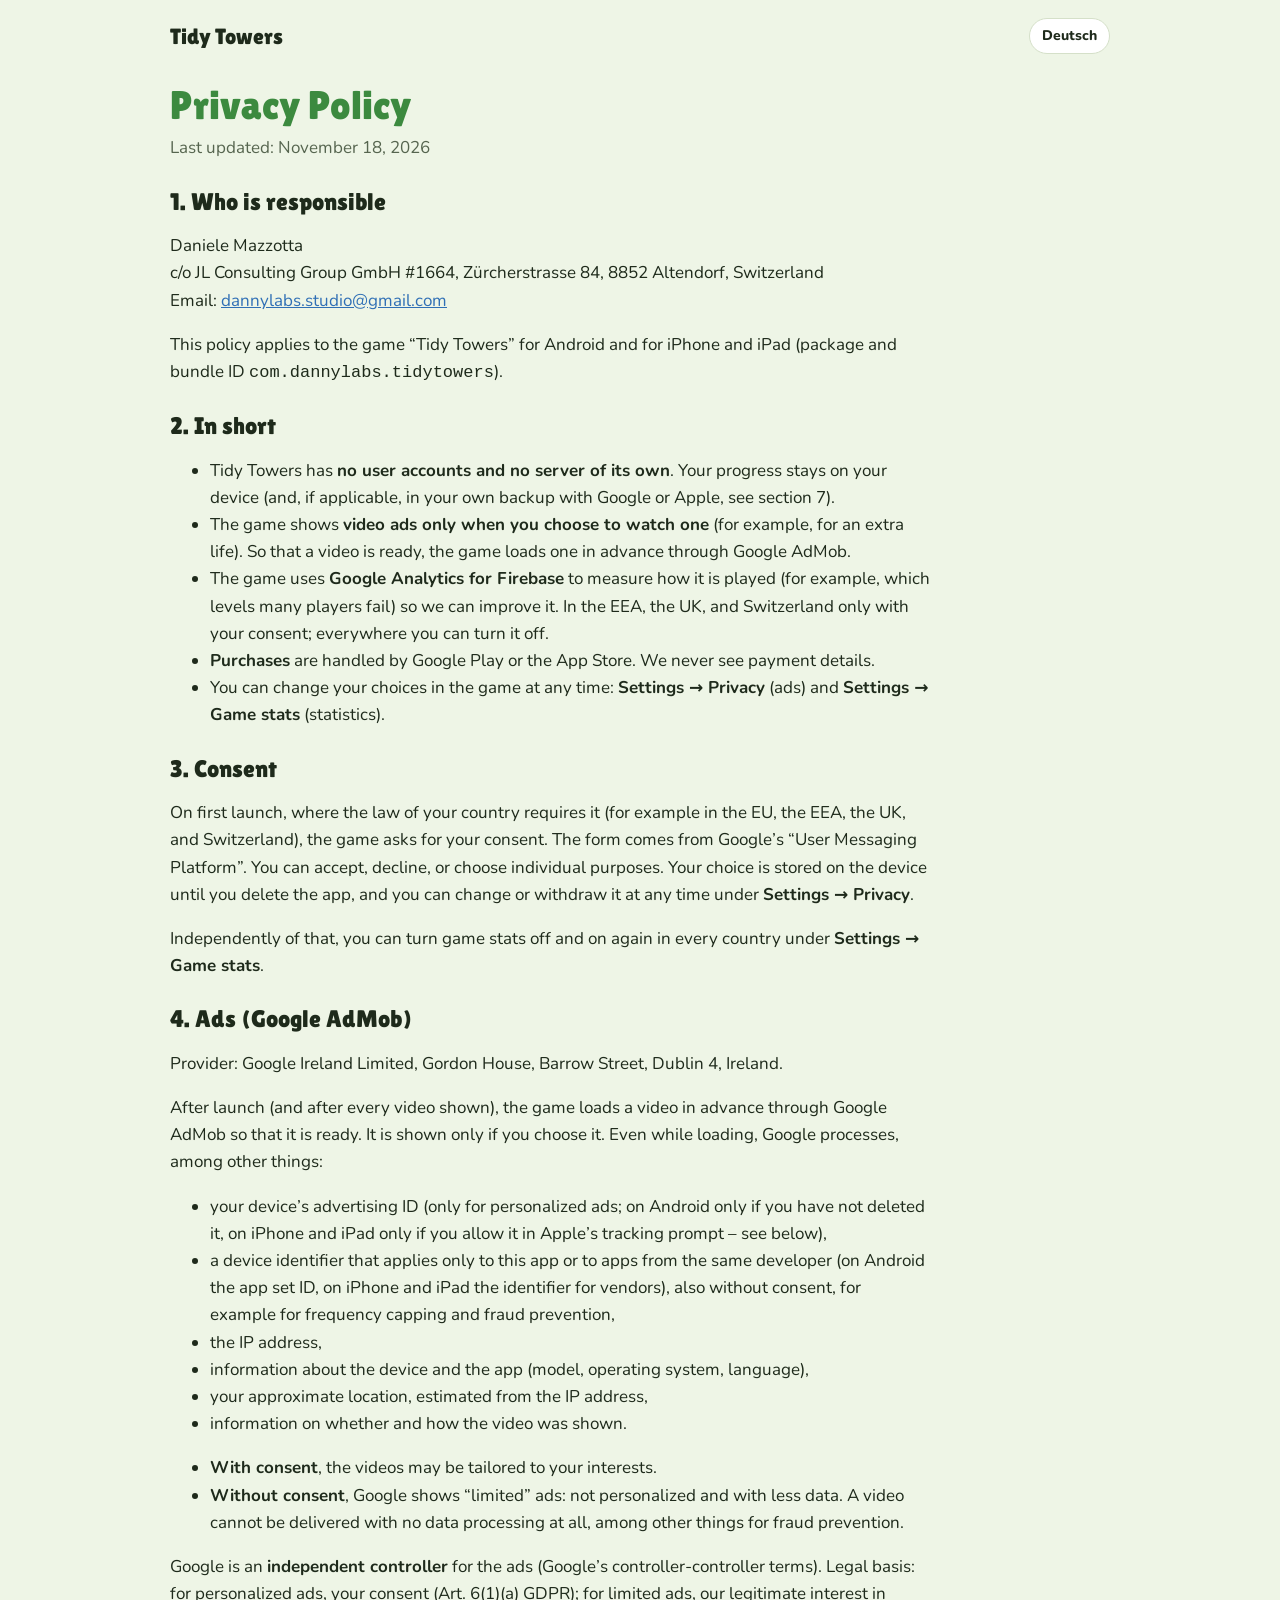
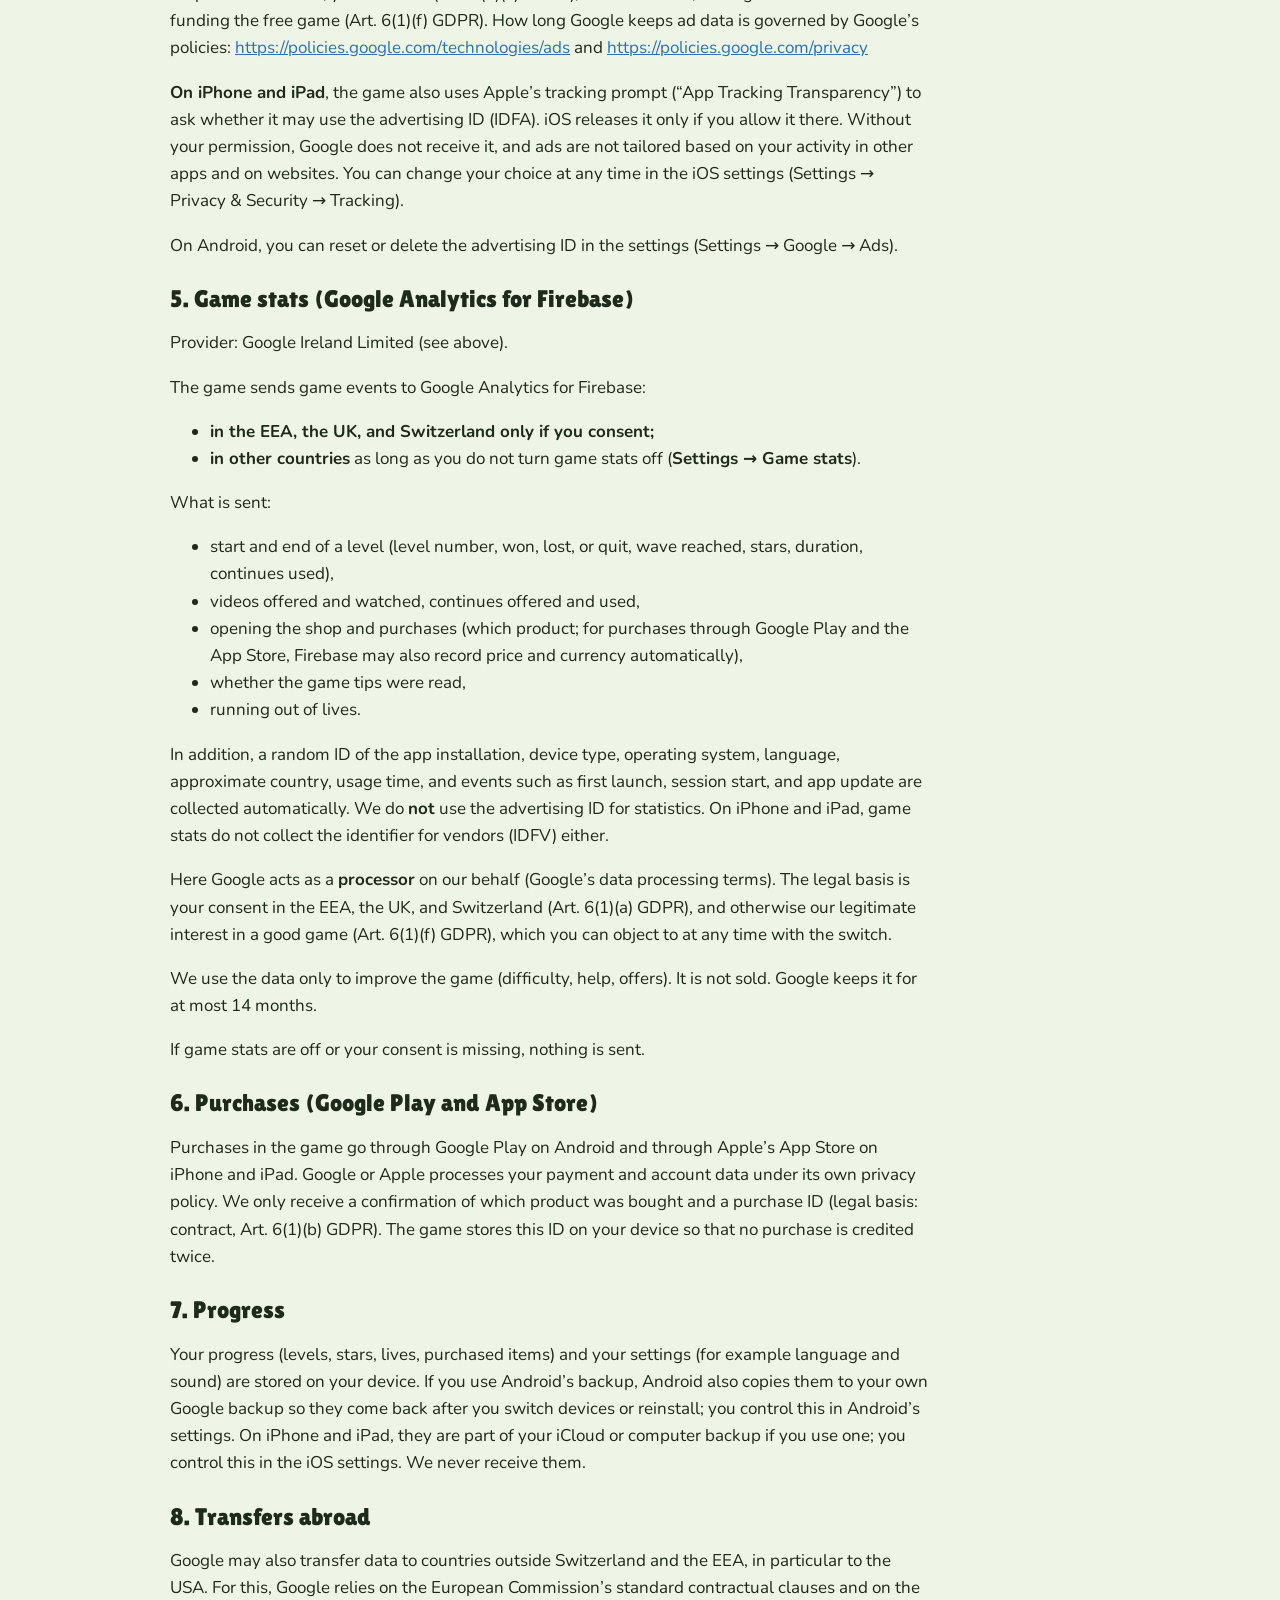
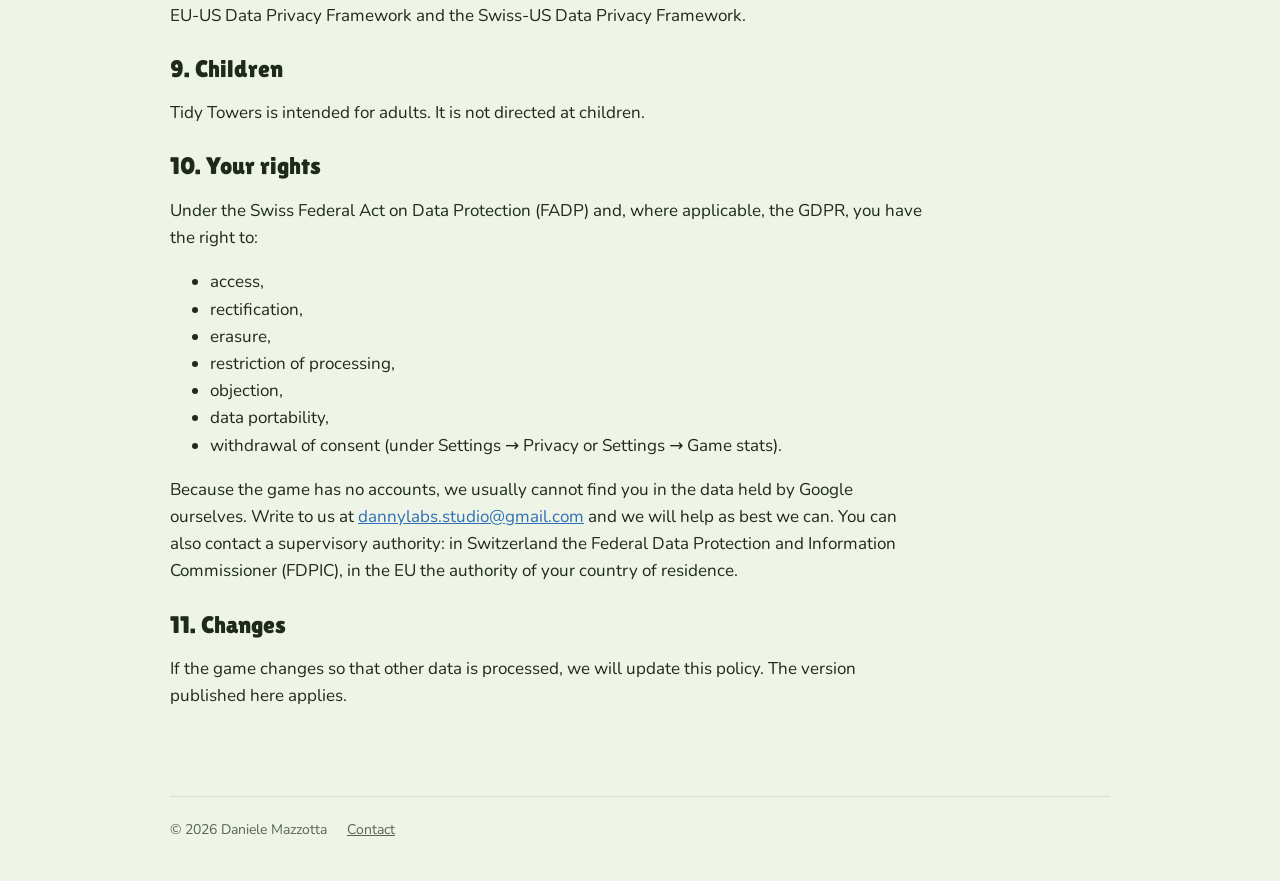
<file: tidy-towers/privacy.html>
<!doctype html>
<html lang="en">
<head>
<meta charset="utf-8">
<meta name="viewport" content="width=device-width, initial-scale=1">
<title>Privacy Policy – Tidy Towers</title>
<link rel="preconnect" href="https://fonts.googleapis.com">
<link rel="stylesheet" href="https://fonts.googleapis.com/css2?family=Lilita+One&family=Nunito:wght@500;700;800&display=swap">
<link rel="stylesheet" href="../style.css">
</head>
<body>
<div class="wrap">
  <header class="top">
    <a class="brand" href="privacy.html"><span>Tidy Towers</span></a>
    <a class="lang" href="datenschutz.html" hreflang="de">Deutsch</a>
  </header>
  <main class="doc">
    <h1>Privacy Policy</h1>
    <p class="date">Last updated: November 18, 2026</p>

    <h2>1. Who is responsible</h2>
    <p>Daniele Mazzotta<br>c/o JL Consulting Group GmbH #1664, Zürcherstrasse 84, 8852 Altendorf, Switzerland<br>Email: <a href="mailto:dannylabs.studio@gmail.com">dannylabs.studio@gmail.com</a></p>
    <p>This policy applies to the game “Tidy Towers” for Android and for iPhone and iPad (package and bundle ID <code>com.dannylabs.tidytowers</code>).</p>

    <h2>2. In short</h2>
    <ul>
      <li>Tidy Towers has <b>no user accounts and no server of its own</b>. Your progress stays on your device (and, if applicable, in your own backup with Google or Apple, see section 7).</li>
      <li>The game shows <b>video ads only when you choose to watch one</b> (for example, for an extra life). So that a video is ready, the game loads one in advance through Google AdMob.</li>
      <li>The game uses <b>Google Analytics for Firebase</b> to measure how it is played (for example, which levels many players fail) so we can improve it. In the EEA, the UK, and Switzerland only with your consent; everywhere you can turn it off.</li>
      <li><b>Purchases</b> are handled by Google Play or the App Store. We never see payment details.</li>
      <li>You can change your choices in the game at any time: <b>Settings → Privacy</b> (ads) and <b>Settings → Game stats</b> (statistics).</li>
    </ul>

    <h2>3. Consent</h2>
    <p>On first launch, where the law of your country requires it (for example in the EU, the EEA, the UK, and Switzerland), the game asks for your consent. The form comes from Google’s “User Messaging Platform”. You can accept, decline, or choose individual purposes. Your choice is stored on the device until you delete the app, and you can change or withdraw it at any time under <b>Settings → Privacy</b>.</p>
    <p>Independently of that, you can turn game stats off and on again in every country under <b>Settings → Game stats</b>.</p>

    <h2>4. Ads (Google AdMob)</h2>
    <p>Provider: Google Ireland Limited, Gordon House, Barrow Street, Dublin 4, Ireland.</p>
    <p>After launch (and after every video shown), the game loads a video in advance through Google AdMob so that it is ready. It is shown only if you choose it. Even while loading, Google processes, among other things:</p>
    <ul>
      <li>your device’s advertising ID (only for personalized ads; on Android only if you have not deleted it, on iPhone and iPad only if you allow it in Apple’s tracking prompt – see below),</li>
      <li>a device identifier that applies only to this app or to apps from the same developer (on Android the app set ID, on iPhone and iPad the identifier for vendors), also without consent, for example for frequency capping and fraud prevention,</li>
      <li>the IP address,</li>
      <li>information about the device and the app (model, operating system, language),</li>
      <li>your approximate location, estimated from the IP address,</li>
      <li>information on whether and how the video was shown.</li>
    </ul>
    <ul>
      <li><b>With consent</b>, the videos may be tailored to your interests.</li>
      <li><b>Without consent</b>, Google shows “limited” ads: not personalized and with less data. A video cannot be delivered with no data processing at all, among other things for fraud prevention.</li>
    </ul>
    <p>Google is an <b>independent controller</b> for the ads (Google’s controller-controller terms). Legal basis: for personalized ads, your consent (Art. 6(1)(a) GDPR); for limited ads, our legitimate interest in funding the free game (Art. 6(1)(f) GDPR). How long Google keeps ad data is governed by Google’s policies: <a href="https://policies.google.com/technologies/ads">https://policies.google.com/technologies/ads</a> and <a href="https://policies.google.com/privacy">https://policies.google.com/privacy</a></p>
    <p><b>On iPhone and iPad</b>, the game also uses Apple’s tracking prompt (“App Tracking Transparency”) to ask whether it may use the advertising ID (IDFA). iOS releases it only if you allow it there. Without your permission, Google does not receive it, and ads are not tailored based on your activity in other apps and on websites. You can change your choice at any time in the iOS settings (Settings → Privacy &amp; Security → Tracking).</p>
    <p>On Android, you can reset or delete the advertising ID in the settings (Settings → Google → Ads).</p>

    <h2>5. Game stats (Google Analytics for Firebase)</h2>
    <p>Provider: Google Ireland Limited (see above).</p>
    <p>The game sends game events to Google Analytics for Firebase:</p>
    <ul>
      <li><b>in the EEA, the UK, and Switzerland only if you consent;</b></li>
      <li><b>in other countries</b> as long as you do not turn game stats off (<b>Settings → Game stats</b>).</li>
    </ul>
    <p>What is sent:</p>
    <ul>
      <li>start and end of a level (level number, won, lost, or quit, wave reached, stars, duration, continues used),</li>
      <li>videos offered and watched, continues offered and used,</li>
      <li>opening the shop and purchases (which product; for purchases through Google Play and the App Store, Firebase may also record price and currency automatically),</li>
      <li>whether the game tips were read,</li>
      <li>running out of lives.</li>
    </ul>
    <p>In addition, a random ID of the app installation, device type, operating system, language, approximate country, usage time, and events such as first launch, session start, and app update are collected automatically. We do <b>not</b> use the advertising ID for statistics. On iPhone and iPad, game stats do not collect the identifier for vendors (IDFV) either.</p>
    <p>Here Google acts as a <b>processor</b> on our behalf (Google’s data processing terms). The legal basis is your consent in the EEA, the UK, and Switzerland (Art. 6(1)(a) GDPR), and otherwise our legitimate interest in a good game (Art. 6(1)(f) GDPR), which you can object to at any time with the switch.</p>
    <p>We use the data only to improve the game (difficulty, help, offers). It is not sold. Google keeps it for at most 14 months.</p>
    <p>If game stats are off or your consent is missing, nothing is sent.</p>

    <h2>6. Purchases (Google Play and App Store)</h2>
    <p>Purchases in the game go through Google Play on Android and through Apple’s App Store on iPhone and iPad. Google or Apple processes your payment and account data under its own privacy policy. We only receive a confirmation of which product was bought and a purchase ID (legal basis: contract, Art. 6(1)(b) GDPR). The game stores this ID on your device so that no purchase is credited twice.</p>

    <h2>7. Progress</h2>
    <p>Your progress (levels, stars, lives, purchased items) and your settings (for example language and sound) are stored on your device. If you use Android’s backup, Android also copies them to your own Google backup so they come back after you switch devices or reinstall; you control this in Android’s settings. On iPhone and iPad, they are part of your iCloud or computer backup if you use one; you control this in the iOS settings. We never receive them.</p>

    <h2>8. Transfers abroad</h2>
    <p>Google may also transfer data to countries outside Switzerland and the EEA, in particular to the USA. For this, Google relies on the European Commission’s standard contractual clauses and on the EU-US Data Privacy Framework and the Swiss-US Data Privacy Framework.</p>

    <h2>9. Children</h2>
    <p>Tidy Towers is intended for adults. It is not directed at children.</p>

    <h2>10. Your rights</h2>
    <p>Under the Swiss Federal Act on Data Protection (FADP) and, where applicable, the GDPR, you have the right to:</p>
    <ul>
      <li>access,</li>
      <li>rectification,</li>
      <li>erasure,</li>
      <li>restriction of processing,</li>
      <li>objection,</li>
      <li>data portability,</li>
      <li>withdrawal of consent (under Settings → Privacy or Settings → Game stats).</li>
    </ul>
    <p>Because the game has no accounts, we usually cannot find you in the data held by Google ourselves. Write to us at <a href="mailto:dannylabs.studio@gmail.com">dannylabs.studio@gmail.com</a> and we will help as best we can. You can also contact a supervisory authority: in Switzerland the Federal Data Protection and Information Commissioner (FDPIC), in the EU the authority of your country of residence.</p>

    <h2>11. Changes</h2>
    <p>If the game changes so that other data is processed, we will update this policy. The version published here applies.</p>
  </main>
  <footer>
    <span>© 2026 Daniele Mazzotta</span>
    <a href="mailto:dannylabs.studio@gmail.com">Contact</a>
  </footer>
</div>
</body>
</html>
</file>
<file: style.css>
/* Village Legacy – Webseite (Farben und Schriften wie im Spiel) */
:root{
  --bg:#EEF5E6; --surface:#FFFFFF; --ink:#1E2A1B; --muted:#56654F; --line:#D5E0C9;
  --green:#3C8A3F; --green-dark:#2C6A2F; --wood:#B8712F; --sky:#2F6FB5;
}
@media (prefers-color-scheme: dark){
  :root{ --bg:#111710; --surface:#1A2217; --ink:#E4ECDD; --muted:#9BAA92; --line:#2B3627; --green:#62B861; --green-dark:#4E9D4D; --wood:#E09A55; --sky:#7DB1EA; color-scheme:dark; }
}
*{box-sizing:border-box}
html{-webkit-text-size-adjust:100%}
body{margin:0;background:var(--bg);color:var(--ink);font-family:"Nunito",system-ui,-apple-system,"Segoe UI",sans-serif;font-size:17px;line-height:1.6}
a{color:var(--sky)}
.wrap{max-width:980px;margin:0 auto;padding:0 20px}
header.top{display:flex;align-items:center;justify-content:space-between;gap:12px;padding:18px 0}
.brand{display:flex;align-items:center;gap:12px;text-decoration:none;color:var(--ink)}
.brand img{width:44px;height:44px;border-radius:11px}
.brand span{font-family:"Lilita One","Nunito",sans-serif;font-size:22px}
.lang{font-weight:800;text-decoration:none;border:1px solid var(--line);background:var(--surface);color:var(--ink);padding:6px 12px;border-radius:999px;font-size:14px}
h1,h2{font-family:"Lilita One","Nunito",sans-serif;font-weight:400;line-height:1.15;text-wrap:balance;margin:0}
.hero{display:grid;grid-template-columns:1.1fr .9fr;gap:36px;align-items:center;padding:28px 0 40px}
.hero h1{font-size:clamp(34px,6vw,56px);color:var(--green)}
.hero p.lead{font-size:20px;color:var(--muted);margin:14px 0 22px;max-width:34ch}
.badges{display:flex;flex-wrap:wrap;gap:10px}
.badge{display:inline-flex;flex-direction:column;justify-content:center;min-width:170px;padding:10px 16px;border-radius:12px;background:var(--ink);color:var(--bg);text-decoration:none;line-height:1.2}
.badge small{font-size:12px;opacity:.8}
.badge b{font-size:18px}
.hero .icon{width:min(300px,100%);border-radius:22%;box-shadow:0 18px 40px rgba(30,60,20,.25);justify-self:center}
section{padding:26px 0}
section h2{font-size:30px;margin-bottom:14px}
.shots{display:grid;grid-template-columns:repeat(4,1fr);gap:14px}
.shots img{width:100%;height:auto;border-radius:14px;border:1px solid var(--line);display:block}
.features{display:grid;grid-template-columns:repeat(3,1fr);gap:16px}
.feature{background:var(--surface);border:1px solid var(--line);border-radius:14px;padding:16px 18px}
.feature h3{margin:0 0 6px;font-size:18px}
.feature p{margin:0;color:var(--muted);font-size:15px}
.contact{background:var(--surface);border:1px solid var(--line);border-radius:14px;padding:18px 20px}
.contact p{margin:6px 0}
footer{border-top:1px solid var(--line);margin-top:30px;padding:22px 0 40px;color:var(--muted);font-size:14px;display:flex;flex-wrap:wrap;gap:8px 20px}
footer a{color:var(--muted)}
.doc{max-width:760px;padding-bottom:40px}
.doc h1{font-size:clamp(26px,7.5vw,40px);color:var(--green);margin:10px 0 6px;overflow-wrap:break-word;hyphens:auto}
.doc h2{font-size:24px;margin:26px 0 8px}
.doc .date{color:var(--muted);margin:0 0 10px}
@media (max-width:760px){
  .hero{grid-template-columns:1fr;gap:18px;padding-top:10px}
  .hero .icon{width:160px;grid-row:1;justify-self:start}
  .shots{grid-template-columns:repeat(2,1fr)}
  .features{grid-template-columns:1fr}
}

.video{position:relative;display:block;width:100%;padding:0;border:1px solid var(--line);border-radius:14px;overflow:hidden;cursor:pointer;background:#000;aspect-ratio:16/9}
.video img{width:100%;height:100%;object-fit:cover;display:block}
.video .play{position:absolute;left:50%;top:50%;width:88px;height:62px;margin:-31px 0 0 -44px;border-radius:16px;background:rgba(220,30,30,.92);box-shadow:0 6px 18px rgba(0,0,0,.35);transition:transform .15s}
.video .play::after{content:"";position:absolute;left:36px;top:18px;border-style:solid;border-width:13px 0 13px 22px;border-color:transparent transparent transparent #fff}
.video:hover .play,.video:focus-visible .play{transform:scale(1.08)}
iframe{display:block;width:100%;aspect-ratio:16/9;border:0;border-radius:14px}
.note{font-size:13px;color:var(--muted);margin:8px 0 0}
</file>
